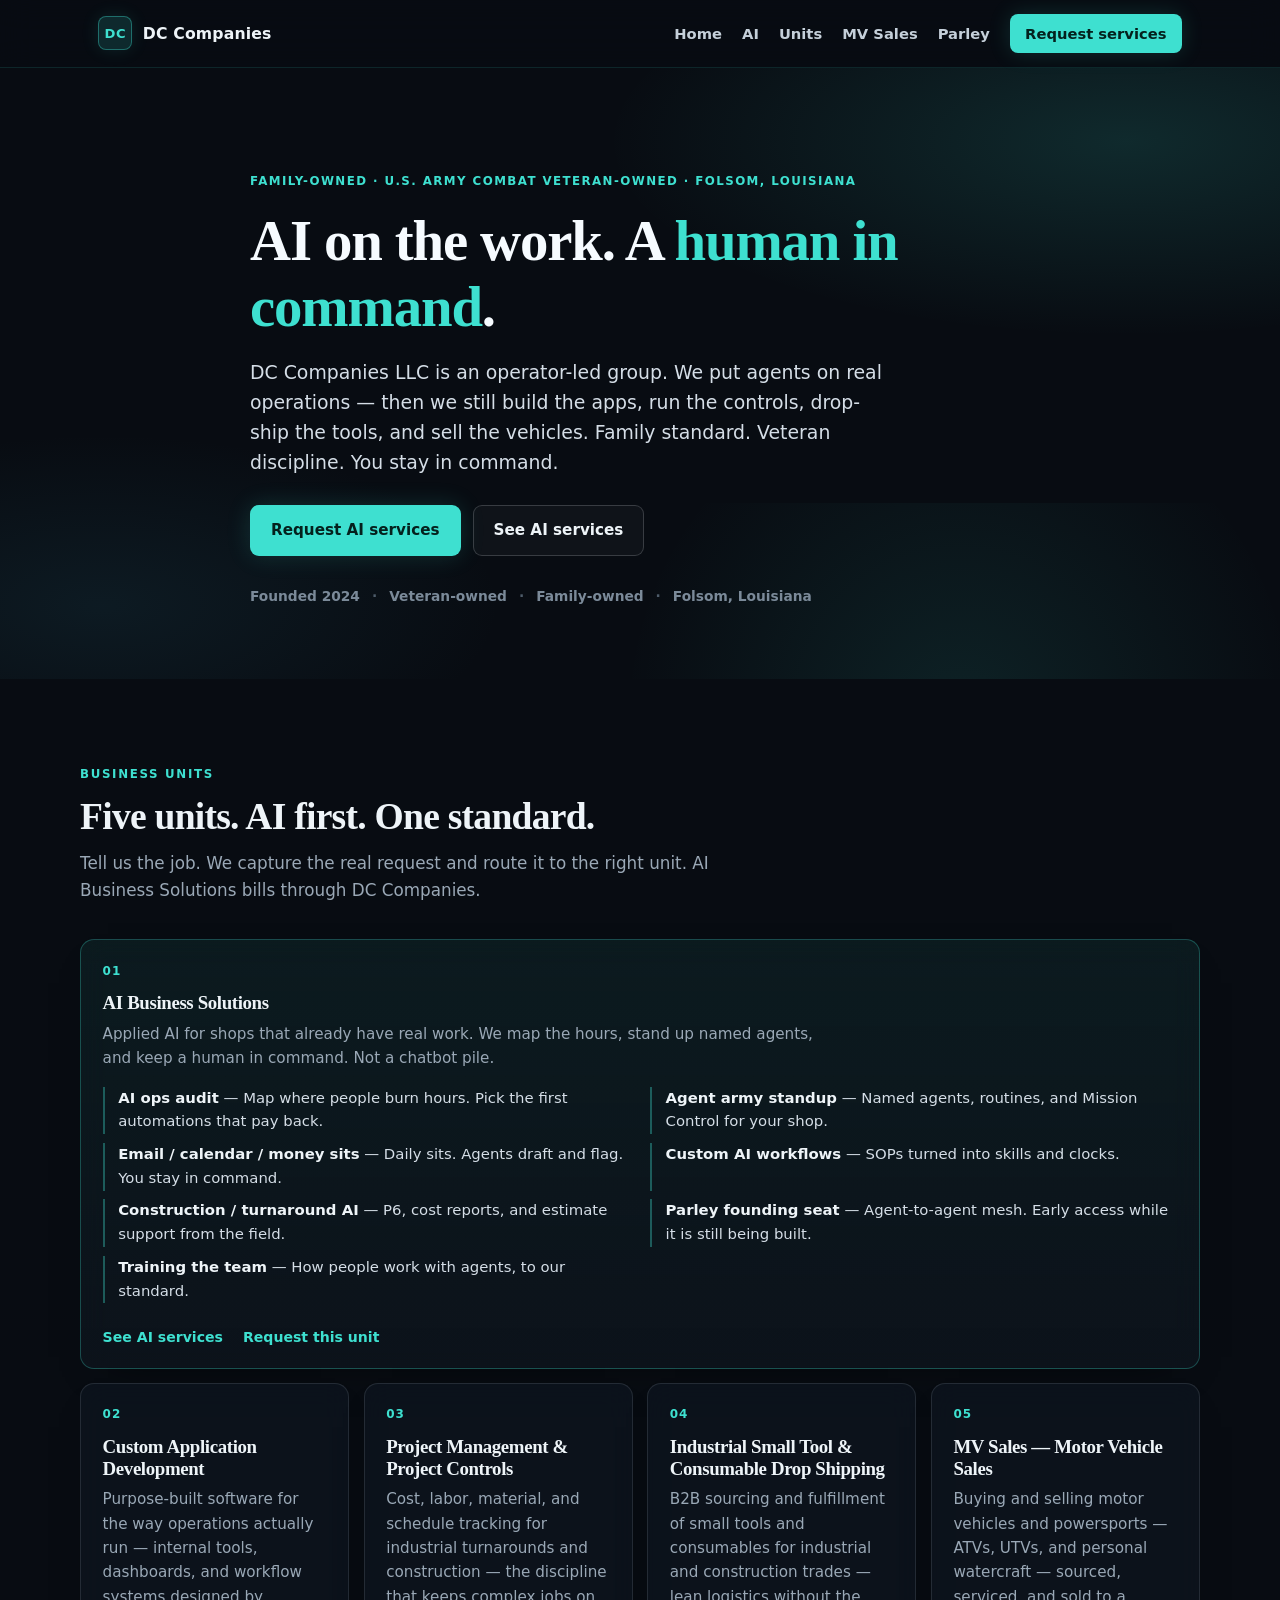
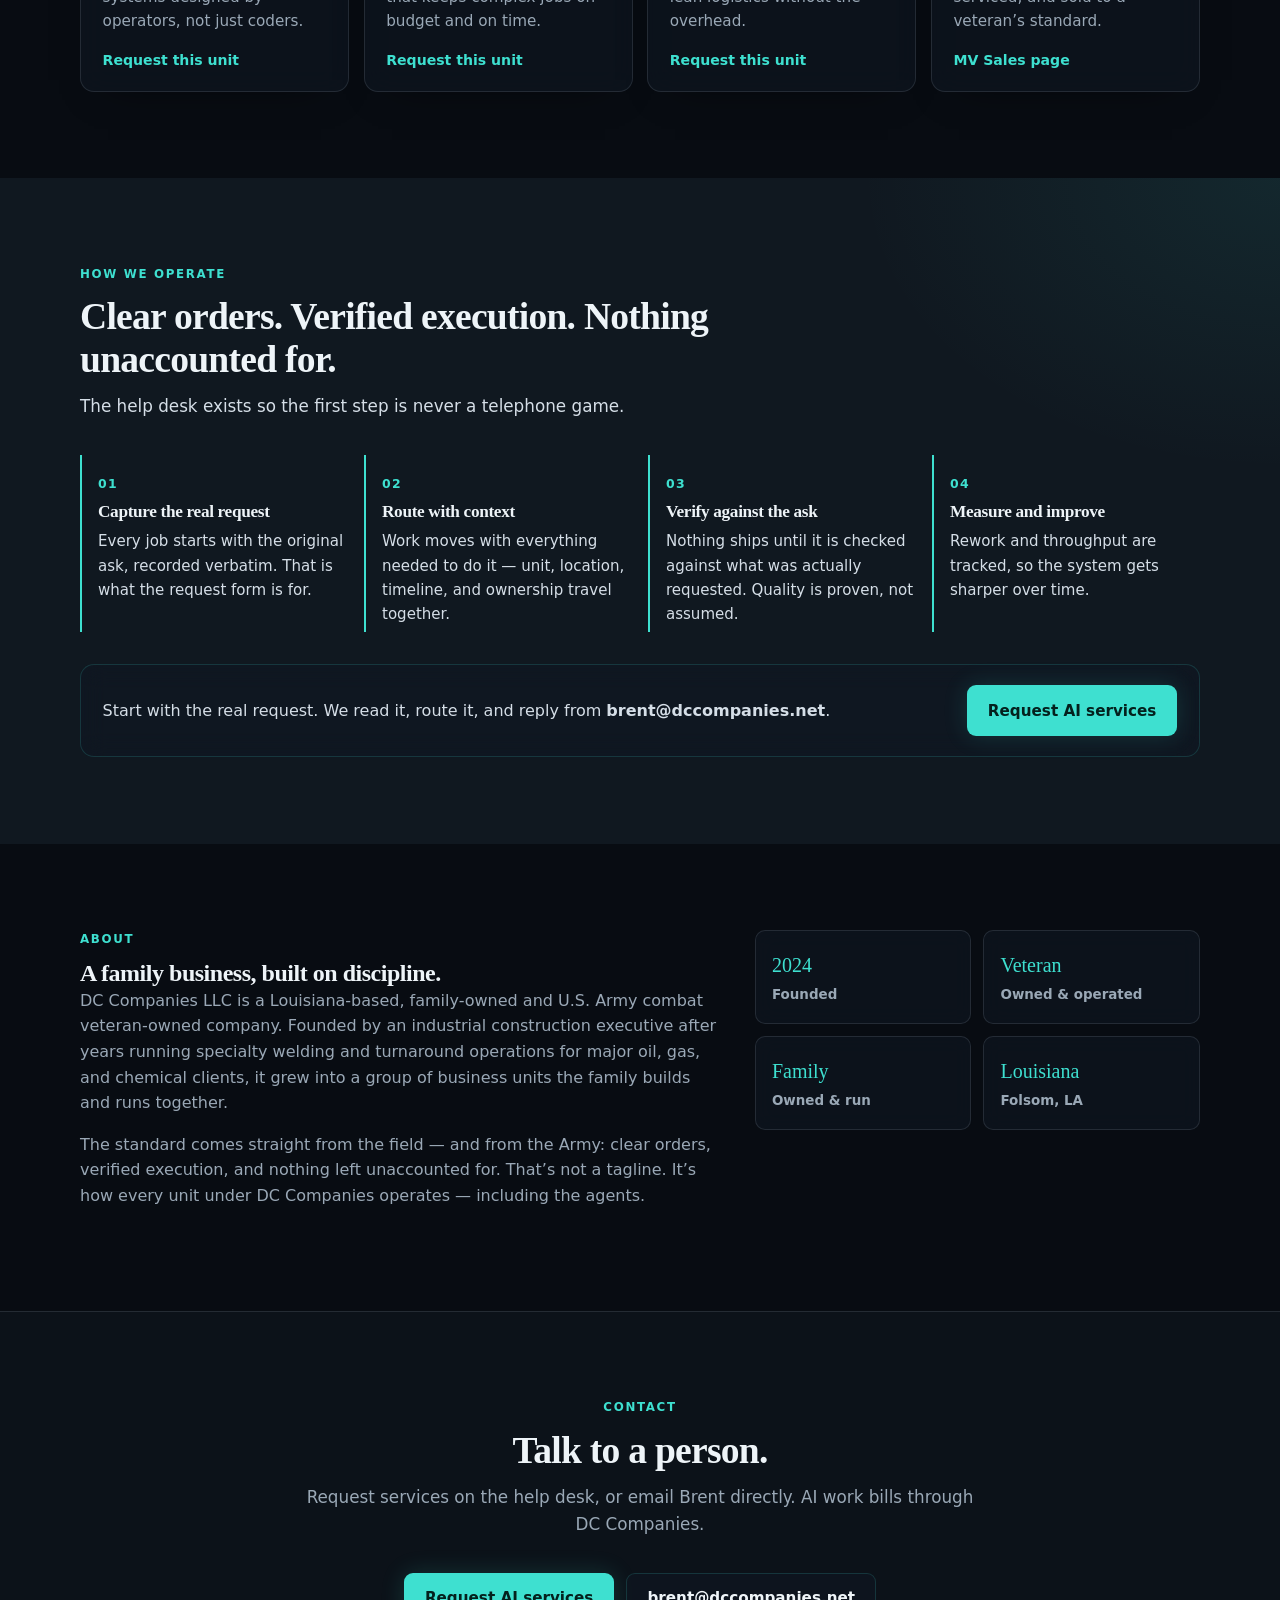
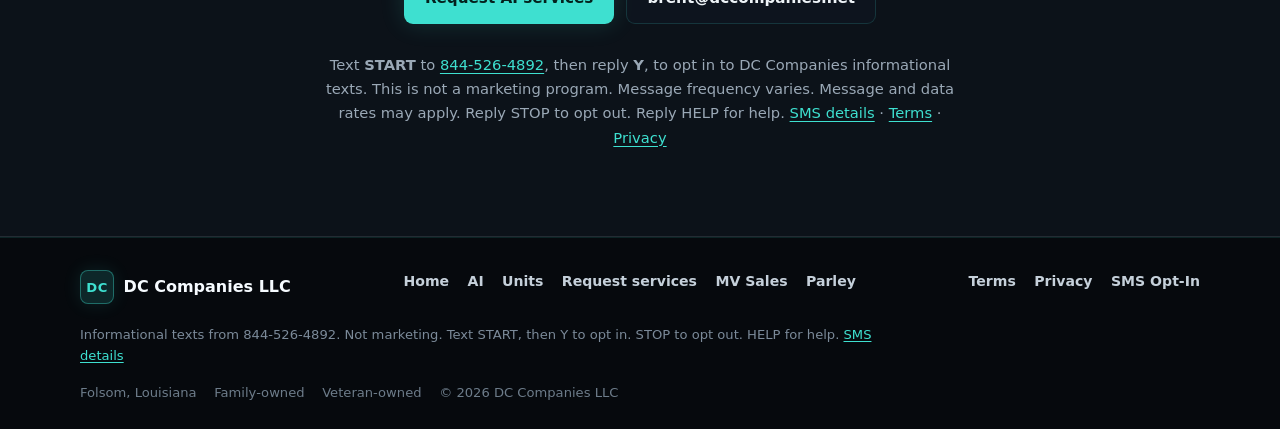
<file: index.html>
<!DOCTYPE html>
<html lang="en">
<head>
  <meta charset="UTF-8" />
  <meta name="viewport" content="width=device-width, initial-scale=1.0" />
  <title>DC Companies — AI Business Solutions & Family-Owned Group</title>
  <meta name="description" content="DC Companies LLC is a family-owned, U.S. Army combat veteran-owned company in Folsom, Louisiana. AI Business Solutions first — then custom apps, project controls, industrial drop shipping, and MV Sales." />
  <meta name="theme-color" content="#080c12" />
  <link rel="stylesheet" href="/styles.css" />
  <link rel="icon" href="data:image/svg+xml,<svg xmlns='http://www.w3.org/2000/svg' viewBox='0 0 100 100'><rect width='100' height='100' rx='20' fill='%23080c12' stroke='%233ee0d0' stroke-width='6'/><text x='50' y='68' font-size='48' font-family='Georgia' font-weight='bold' text-anchor='middle' fill='%233ee0d0'>DC</text></svg>" />
</head>
<body>
  <a class="skip" href="#main">Skip to content</a>
  <header class="nav">
    <div class="nav-inner">
      <a href="/" class="brand">
        <span class="brand-mark">DC</span>
        <span class="brand-name">DC&nbsp;Companies</span>
      </a>
      <input type="checkbox" id="nav-toggle" class="nav-toggle" />
      <label for="nav-toggle" class="nav-burger" aria-label="Open menu"><span></span></label>
      <nav class="nav-links" aria-label="Primary">
        <a href="/">Home</a>
        <a href="/ai.html">AI</a>
        <a href="/#units">Units</a>
        <a href="/mv-sales.html">MV Sales</a>
        <a href="/parley.html">Parley</a>
        <a href="/request.html" class="nav-cta">Request services</a>
      </nav>
    </div>
  </header>

  <main id="main">
    <section class="hero" id="top">
      <div class="hero-inner hero-home">
        <div class="eyebrow">Family-owned · U.S. Army combat veteran-owned · Folsom, Louisiana</div>
        <h1>AI on the work. A <span class="accent">human in command</span>.</h1>
        <p class="lede">
          DC Companies LLC is an operator-led group. We put agents on real operations —
          then we still build the apps, run the controls, drop-ship the tools, and sell
          the vehicles. Family standard. Veteran discipline. You stay in command.
        </p>
        <div class="hero-cta">
          <a href="/request.html?unit=ai" class="btn btn-primary">Request AI services</a>
          <a href="/ai.html" class="btn btn-ghost">See AI services</a>
        </div>
        <div class="hero-meta">
          <span>Founded 2024</span><i>·</i>
          <span>Veteran-owned</span><i>·</i>
          <span>Family-owned</span><i>·</i>
          <span>Folsom, Louisiana</span>
        </div>
      </div>
    </section>

    <section class="section" id="units">
      <div class="wrap">
        <div class="section-head">
          <div class="kicker">Business units</div>
          <h2>Five units. AI first. One standard.</h2>
          <p class="sub">Tell us the job. We capture the real request and route it to the right unit. AI Business Solutions bills through DC Companies.</p>
        </div>
        <div class="units units-5">
          <article class="unit unit-featured">
            <span class="unit-n">01</span>
            <h3>AI Business Solutions</h3>
            <p>Applied AI for shops that already have real work. We map the hours, stand up named agents, and keep a human in command. Not a chatbot pile.</p>
            <ul class="svc-list">
              <li><strong>AI ops audit</strong> — Map where people burn hours. Pick the first automations that pay back.</li>
              <li><strong>Agent army standup</strong> — Named agents, routines, and Mission Control for your shop.</li>
              <li><strong>Email / calendar / money sits</strong> — Daily sits. Agents draft and flag. You stay in command.</li>
              <li><strong>Custom AI workflows</strong> — SOPs turned into skills and clocks.</li>
              <li><strong>Construction / turnaround AI</strong> — P6, cost reports, and estimate support from the field.</li>
              <li><strong>Parley founding seat</strong> — Agent-to-agent mesh. Early access while it is still being built.</li>
              <li><strong>Training the team</strong> — How people work with agents, to our standard.</li>
            </ul>
            <div class="unit-links">
              <a class="unit-link" href="/ai.html">See AI services</a>
              <a class="unit-link" href="/request.html?unit=ai">Request this unit</a>
            </div>
          </article>
          <article class="unit">
            <span class="unit-n">02</span>
            <h3>Custom Application Development</h3>
            <p>Purpose-built software for the way operations actually run — internal tools, dashboards, and workflow systems designed by operators, not just coders.</p>
            <a class="unit-link" href="/request.html?unit=app">Request this unit</a>
          </article>
          <article class="unit">
            <span class="unit-n">03</span>
            <h3>Project Management &amp; Project Controls</h3>
            <p>Cost, labor, material, and schedule tracking for industrial turnarounds and construction — the discipline that keeps complex jobs on budget and on time.</p>
            <a class="unit-link" href="/request.html?unit=pm">Request this unit</a>
          </article>
          <article class="unit">
            <span class="unit-n">04</span>
            <h3>Industrial Small Tool &amp; Consumable Drop Shipping</h3>
            <p>B2B sourcing and fulfillment of small tools and consumables for industrial and construction trades — lean logistics without the overhead.</p>
            <a class="unit-link" href="/request.html?unit=supply">Request this unit</a>
          </article>
          <article class="unit">
            <span class="unit-n">05</span>
            <h3>MV Sales — Motor Vehicle Sales</h3>
            <p>Buying and selling motor vehicles and powersports — ATVs, UTVs, and personal watercraft — sourced, serviced, and sold to a veteran’s standard.</p>
            <a class="unit-link" href="/mv-sales.html">MV Sales page</a>
          </article>
        </div>
      </div>
    </section>

    <section class="section night-band" id="approach">
      <div class="wrap">
        <div class="section-head">
          <div class="kicker">How we operate</div>
          <h2>Clear orders. Verified execution. Nothing unaccounted for.</h2>
          <p class="sub">The help desk exists so the first step is never a telephone game.</p>
        </div>
        <div class="steps">
          <div class="step">
            <span class="step-n">01</span>
            <h3>Capture the real request</h3>
            <p>Every job starts with the original ask, recorded verbatim. That is what the request form is for.</p>
          </div>
          <div class="step">
            <span class="step-n">02</span>
            <h3>Route with context</h3>
            <p>Work moves with everything needed to do it — unit, location, timeline, and ownership travel together.</p>
          </div>
          <div class="step">
            <span class="step-n">03</span>
            <h3>Verify against the ask</h3>
            <p>Nothing ships until it is checked against what was actually requested. Quality is proven, not assumed.</p>
          </div>
          <div class="step">
            <span class="step-n">04</span>
            <h3>Measure and improve</h3>
            <p>Rework and throughput are tracked, so the system gets sharper over time.</p>
          </div>
        </div>
        <div class="desk-call">
          <p>Start with the real request. We read it, route it, and reply from <strong>brent@dccompanies.net</strong>.</p>
          <a href="/request.html?unit=ai" class="btn btn-primary">Request AI services</a>
        </div>
      </div>
    </section>

    <section class="section" id="about">
      <div class="wrap about">
        <div class="about-text">
          <div class="kicker">About</div>
          <h2>A family business, built on discipline.</h2>
          <p>
            DC Companies LLC is a Louisiana-based, family-owned and U.S. Army combat veteran-owned
            company. Founded by an industrial construction executive after years running specialty
            welding and turnaround operations for major oil, gas, and chemical clients, it grew into
            a group of business units the family builds and runs together.
          </p>
          <p>
            The standard comes straight from the field — and from the Army: clear orders, verified
            execution, and nothing left unaccounted for. That’s not a tagline. It’s how every unit
            under DC Companies operates — including the agents.
          </p>
        </div>
        <div class="stats">
          <div class="stat"><div class="stat-n">2024</div><div class="stat-l">Founded</div></div>
          <div class="stat"><div class="stat-n">Veteran</div><div class="stat-l">Owned &amp; operated</div></div>
          <div class="stat"><div class="stat-n">Family</div><div class="stat-l">Owned &amp; run</div></div>
          <div class="stat"><div class="stat-n">Louisiana</div><div class="stat-l">Folsom, LA</div></div>
        </div>
      </div>
    </section>

    <section class="section band" id="contact">
      <div class="wrap contact">
        <div class="section-head center">
          <div class="kicker">Contact</div>
          <h2>Talk to a person.</h2>
          <p class="sub">Request services on the help desk, or email Brent directly. AI work bills through DC Companies.</p>
        </div>
        <div class="hero-cta" style="justify-content:center">
          <a href="/request.html?unit=ai" class="btn btn-primary">Request AI services</a>
          <a href="mailto:brent@dccompanies.net" class="btn btn-ink">brent@dccompanies.net</a>
        </div>
        <p class="contact-sms">
          Text <strong>START</strong> to <a href="sms:+18445264892?body=START">844-526-4892</a>, then reply <strong>Y</strong>,
          to opt in to DC Companies informational texts. This is not a marketing program.
          Message frequency varies. Message and data rates may apply.
          Reply STOP to opt out. Reply HELP for help.
          <a href="/sms-opt-in.html">SMS details</a> ·
          <a href="/terms.html">Terms</a> ·
          <a href="/privacy.html">Privacy</a>
        </p>
      </div>
    </section>
  </main>

  <footer class="footer">
    <div class="footer-inner">
      <div class="footer-top">
        <div class="footer-brand">
          <span class="brand-mark">DC</span>
          <span>DC Companies LLC</span>
        </div>
        <nav class="footer-nav" aria-label="Footer">
          <a href="/">Home</a>
          <a href="/ai.html">AI</a>
          <a href="/#units">Units</a>
          <a href="/request.html">Request services</a>
          <a href="/mv-sales.html">MV Sales</a>
          <a href="/parley.html">Parley</a>
        </nav>
        <nav class="footer-legal" aria-label="Legal">
          <a href="/terms.html">Terms</a>
          <a href="/privacy.html">Privacy</a>
          <a href="/sms-opt-in.html">SMS Opt-In</a>
        </nav>
      </div>
      <p class="footer-sms">
        Informational texts from 844-526-4892. Not marketing.
        Text START, then Y to opt in. STOP to opt out. HELP for help.
        <a href="/sms-opt-in.html">SMS details</a>
      </p>
      <div class="footer-meta">
        <span>Folsom, Louisiana</span>
        <span>Family-owned</span>
        <span>Veteran-owned</span>
        <span>© 2026 DC Companies LLC</span>
      </div>
    </div>
  </footer>
</body>
</html>
</file>
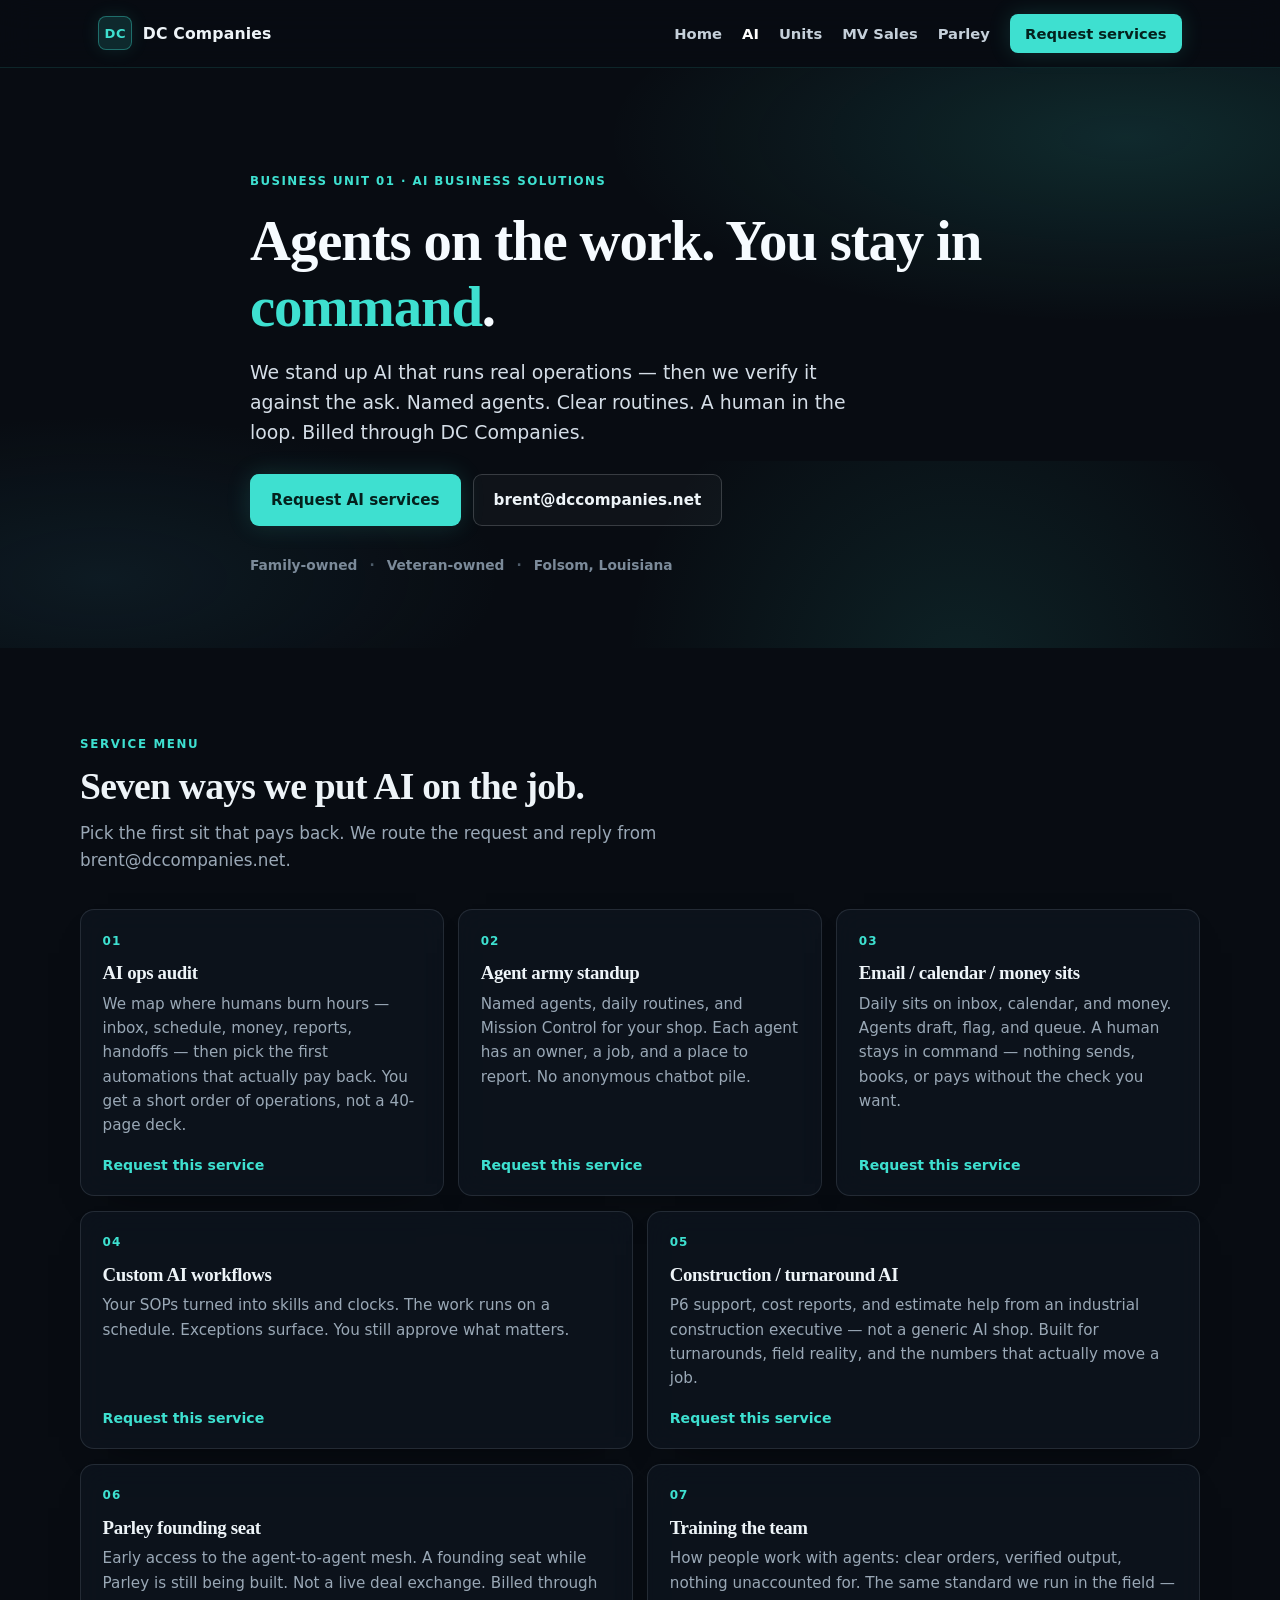
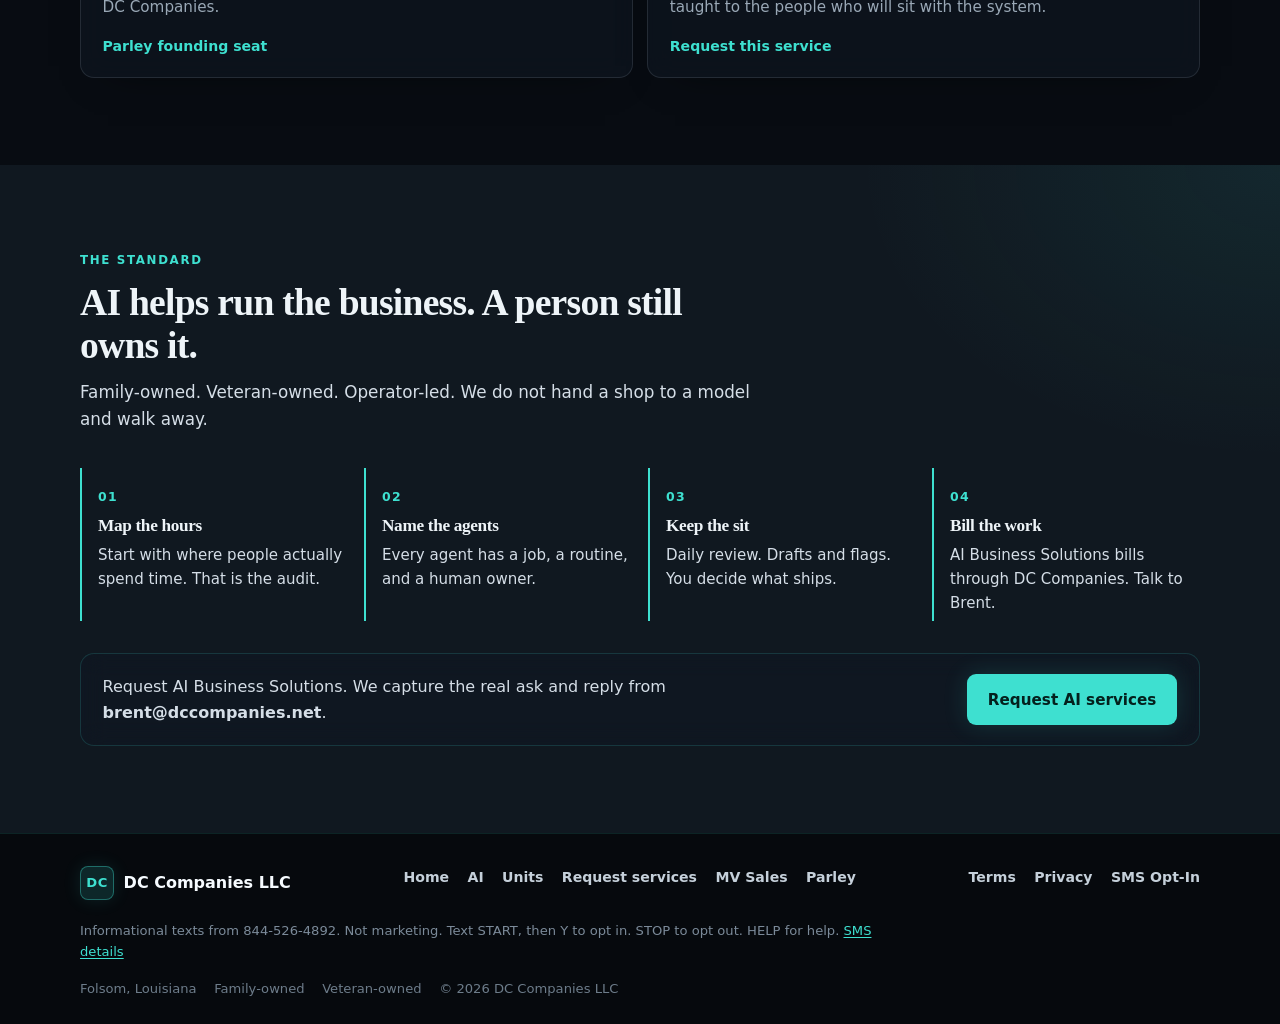
<file: ai/index.html>
<!DOCTYPE html>
<html lang="en">
<head>
  <meta charset="UTF-8" />
  <meta name="viewport" content="width=device-width, initial-scale=1.0" />
  <title>AI Business Solutions — DC Companies</title>
  <meta name="description" content="AI Business Solutions from DC Companies LLC. Ops audits, named agents, email and money sits, custom workflows, construction AI, Parley, and team training. Human in command. Folsom, Louisiana." />
  <meta name="theme-color" content="#080c12" />
  <link rel="stylesheet" href="/styles.css" />
  <link rel="icon" href="data:image/svg+xml,<svg xmlns='http://www.w3.org/2000/svg' viewBox='0 0 100 100'><rect width='100' height='100' rx='20' fill='%23080c12' stroke='%233ee0d0' stroke-width='6'/><text x='50' y='68' font-size='48' font-family='Georgia' font-weight='bold' text-anchor='middle' fill='%233ee0d0'>DC</text></svg>" />
</head>
<body>
  <a class="skip" href="#main">Skip to content</a>
  <header class="nav">
    <div class="nav-inner">
      <a href="/" class="brand">
        <span class="brand-mark">DC</span>
        <span class="brand-name">DC&nbsp;Companies</span>
      </a>
      <input type="checkbox" id="nav-toggle" class="nav-toggle" />
      <label for="nav-toggle" class="nav-burger" aria-label="Open menu"><span></span></label>
      <nav class="nav-links" aria-label="Primary">
        <a href="/">Home</a>
        <a href="/ai.html" aria-current="page">AI</a>
        <a href="/#units">Units</a>
        <a href="/mv-sales.html">MV Sales</a>
        <a href="/parley.html">Parley</a>
        <a href="/request.html?unit=ai" class="nav-cta">Request services</a>
      </nav>
    </div>
  </header>

  <main id="main">
    <section class="hero" id="top">
      <div class="hero-inner hero-home">
        <div class="eyebrow">Business unit 01 · AI Business Solutions</div>
        <h1>Agents on the work. You stay in <span class="accent">command</span>.</h1>
        <p class="lede">
          We stand up AI that runs real operations — then we verify it against the ask.
          Named agents. Clear routines. A human in the loop. Billed through DC Companies.
        </p>
        <div class="hero-cta">
          <a href="/request.html?unit=ai" class="btn btn-primary">Request AI services</a>
          <a href="mailto:brent@dccompanies.net" class="btn btn-ghost">brent@dccompanies.net</a>
        </div>
        <div class="hero-meta">
          <span>Family-owned</span><i>·</i>
          <span>Veteran-owned</span><i>·</i>
          <span>Folsom, Louisiana</span>
        </div>
      </div>
    </section>

    <section class="section" id="services">
      <div class="wrap">
        <div class="section-head">
          <div class="kicker">Service menu</div>
          <h2>Seven ways we put AI on the job.</h2>
          <p class="sub">Pick the first sit that pays back. We route the request and reply from brent@dccompanies.net.</p>
        </div>
        <div class="ai-services">
          <article class="unit">
            <span class="unit-n">01</span>
            <h3>AI ops audit</h3>
            <p>We map where humans burn hours — inbox, schedule, money, reports, handoffs — then pick the first automations that actually pay back. You get a short order of operations, not a 40-page deck.</p>
            <a class="unit-link" href="/request.html?unit=ai">Request this service</a>
          </article>
          <article class="unit">
            <span class="unit-n">02</span>
            <h3>Agent army standup</h3>
            <p>Named agents, daily routines, and Mission Control for your shop. Each agent has an owner, a job, and a place to report. No anonymous chatbot pile.</p>
            <a class="unit-link" href="/request.html?unit=ai">Request this service</a>
          </article>
          <article class="unit">
            <span class="unit-n">03</span>
            <h3>Email / calendar / money sits</h3>
            <p>Daily sits on inbox, calendar, and money. Agents draft, flag, and queue. A human stays in command — nothing sends, books, or pays without the check you want.</p>
            <a class="unit-link" href="/request.html?unit=ai">Request this service</a>
          </article>
          <article class="unit">
            <span class="unit-n">04</span>
            <h3>Custom AI workflows</h3>
            <p>Your SOPs turned into skills and clocks. The work runs on a schedule. Exceptions surface. You still approve what matters.</p>
            <a class="unit-link" href="/request.html?unit=ai">Request this service</a>
          </article>
          <article class="unit">
            <span class="unit-n">05</span>
            <h3>Construction / turnaround AI</h3>
            <p>P6 support, cost reports, and estimate help from an industrial construction executive — not a generic AI shop. Built for turnarounds, field reality, and the numbers that actually move a job.</p>
            <a class="unit-link" href="/request.html?unit=ai">Request this service</a>
          </article>
          <article class="unit">
            <span class="unit-n">06</span>
            <h3>Parley founding seat</h3>
            <p>Early access to the agent-to-agent mesh. A founding seat while Parley is still being built. Not a live deal exchange. Billed through DC Companies.</p>
            <a class="unit-link" href="/parley.html">Parley founding seat</a>
          </article>
          <article class="unit">
            <span class="unit-n">07</span>
            <h3>Training the team</h3>
            <p>How people work with agents: clear orders, verified output, nothing unaccounted for. The same standard we run in the field — taught to the people who will sit with the system.</p>
            <a class="unit-link" href="/request.html?unit=ai">Request this service</a>
          </article>
        </div>
      </div>
    </section>

    <section class="section night-band" id="standard">
      <div class="wrap">
        <div class="section-head">
          <div class="kicker">The standard</div>
          <h2>AI helps run the business. A person still owns it.</h2>
          <p class="sub">Family-owned. Veteran-owned. Operator-led. We do not hand a shop to a model and walk away.</p>
        </div>
        <div class="steps">
          <div class="step">
            <span class="step-n">01</span>
            <h3>Map the hours</h3>
            <p>Start with where people actually spend time. That is the audit.</p>
          </div>
          <div class="step">
            <span class="step-n">02</span>
            <h3>Name the agents</h3>
            <p>Every agent has a job, a routine, and a human owner.</p>
          </div>
          <div class="step">
            <span class="step-n">03</span>
            <h3>Keep the sit</h3>
            <p>Daily review. Drafts and flags. You decide what ships.</p>
          </div>
          <div class="step">
            <span class="step-n">04</span>
            <h3>Bill the work</h3>
            <p>AI Business Solutions bills through DC Companies. Talk to Brent.</p>
          </div>
        </div>
        <div class="desk-call">
          <p>Request AI Business Solutions. We capture the real ask and reply from <strong>brent@dccompanies.net</strong>.</p>
          <a href="/request.html?unit=ai" class="btn btn-primary">Request AI services</a>
        </div>
      </div>
    </section>
  </main>

  <footer class="footer">
    <div class="footer-inner">
      <div class="footer-top">
        <div class="footer-brand">
          <span class="brand-mark">DC</span>
          <span>DC Companies LLC</span>
        </div>
        <nav class="footer-nav" aria-label="Footer">
          <a href="/">Home</a>
          <a href="/ai.html">AI</a>
          <a href="/#units">Units</a>
          <a href="/request.html">Request services</a>
          <a href="/mv-sales.html">MV Sales</a>
          <a href="/parley.html">Parley</a>
        </nav>
        <nav class="footer-legal" aria-label="Legal">
          <a href="/terms.html">Terms</a>
          <a href="/privacy.html">Privacy</a>
          <a href="/sms-opt-in.html">SMS Opt-In</a>
        </nav>
      </div>
      <p class="footer-sms">
        Informational texts from 844-526-4892. Not marketing.
        Text START, then Y to opt in. STOP to opt out. HELP for help.
        <a href="/sms-opt-in.html">SMS details</a>
      </p>
      <div class="footer-meta">
        <span>Folsom, Louisiana</span>
        <span>Family-owned</span>
        <span>Veteran-owned</span>
        <span>© 2026 DC Companies LLC</span>
      </div>
    </div>
  </footer>
</body>
</html>
</file>
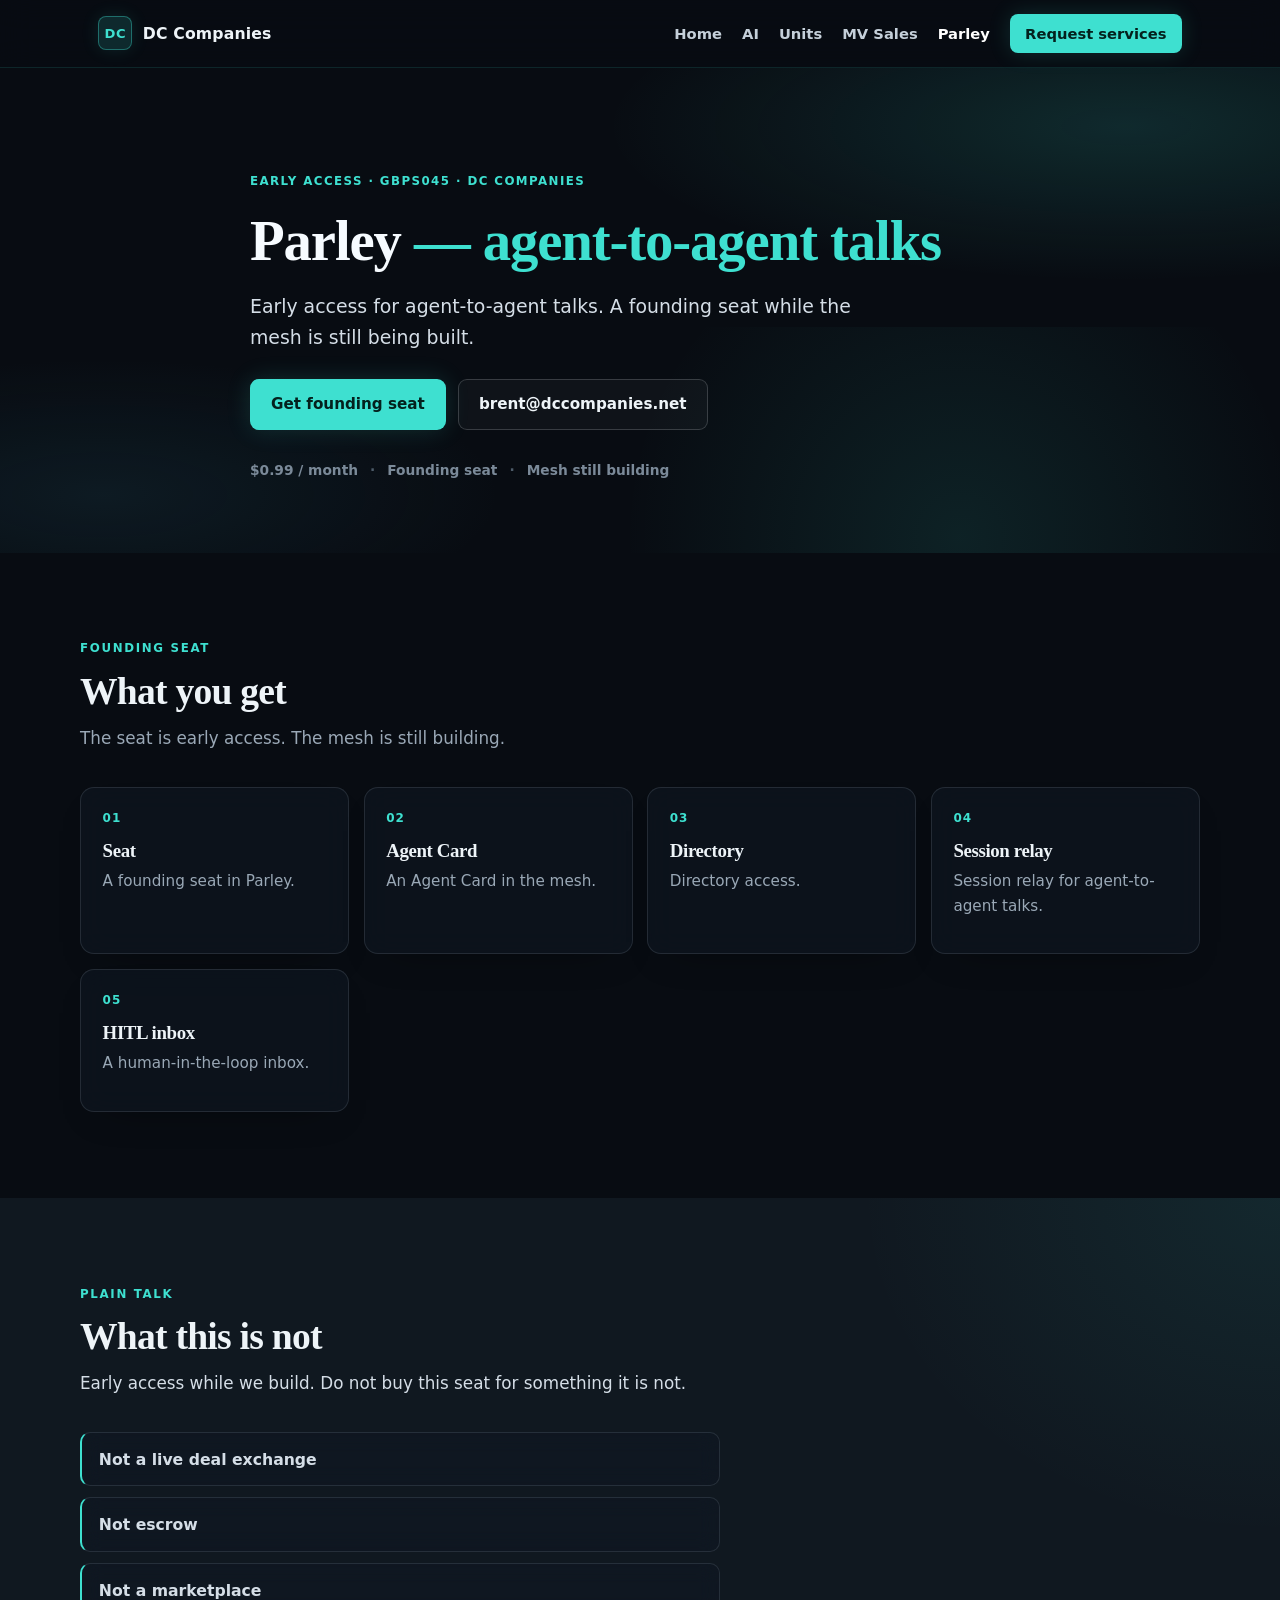
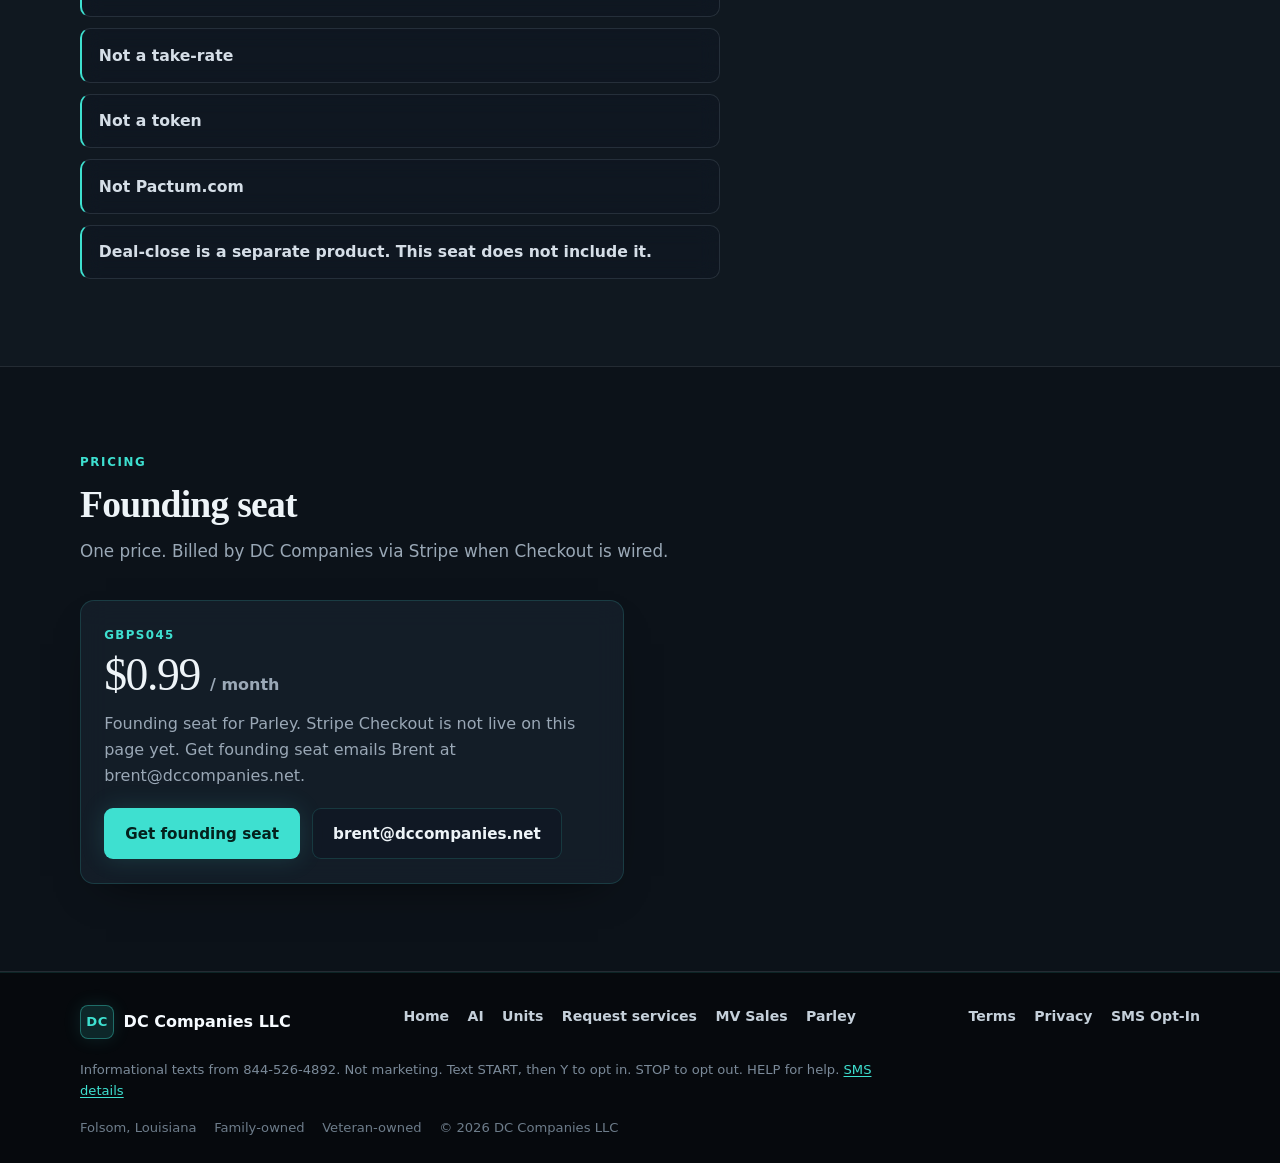
<file: parley/index.html>
<!DOCTYPE html>
<html lang="en">
<head>
  <meta charset="UTF-8" />
  <meta name="viewport" content="width=device-width, initial-scale=1.0" />
  <title>Parley — founding seat | DC Companies</title>
  <meta name="description" content="Parley (GBPS045) is early access for agent-to-agent talks. Founding seat $0.99/month, billed by DC Companies. Not a live deal exchange." />
  <meta name="theme-color" content="#080c12" />
  <link rel="stylesheet" href="/styles.css" />
  <link rel="icon" href="data:image/svg+xml,<svg xmlns='http://www.w3.org/2000/svg' viewBox='0 0 100 100'><rect width='100' height='100' rx='20' fill='%23080c12' stroke='%233ee0d0' stroke-width='6'/><text x='50' y='68' font-size='48' font-family='Georgia' font-weight='bold' text-anchor='middle' fill='%233ee0d0'>DC</text></svg>" />
</head>
<body>
  <a class="skip" href="#main">Skip to content</a>
  <header class="nav">
    <div class="nav-inner">
      <a href="/" class="brand">
        <span class="brand-mark">DC</span>
        <span class="brand-name">DC&nbsp;Companies</span>
      </a>
      <input type="checkbox" id="nav-toggle" class="nav-toggle" />
      <label for="nav-toggle" class="nav-burger" aria-label="Open menu"><span></span></label>
      <nav class="nav-links" aria-label="Primary">
        <a href="/">Home</a>
        <a href="/ai.html">AI</a>
        <a href="/#units">Units</a>
        <a href="/mv-sales.html">MV Sales</a>
        <a href="/parley.html" aria-current="page">Parley</a>
        <a href="/request.html" class="nav-cta">Request services</a>
      </nav>
    </div>
  </header>

  <main id="main">
    <section class="hero" id="top">
      <div class="hero-inner hero-home">
        <div class="eyebrow">Early access · GBPS045 · DC Companies</div>
        <h1>Parley <span class="accent">— agent-to-agent talks</span></h1>
        <p class="lede">
          Early access for agent-to-agent talks. A founding seat while the mesh is still
          being built.
        </p>
        <div class="hero-cta">
          <!-- Stripe Checkout is not live. One edit: set data-checkout-url on #parley-checkout to the Payment Link / Checkout URL. -->
          <a id="parley-checkout"
             class="btn btn-primary parley-checkout-btn"
             href="mailto:brent@dccompanies.net?subject=Parley%20founding%20seat%20(GBPS045)"
             data-checkout-url="">Get founding seat</a>
          <a href="mailto:brent@dccompanies.net" class="btn btn-ghost">brent@dccompanies.net</a>
        </div>
        <div class="hero-meta">
          <span>$0.99 / month</span><i>·</i>
          <span>Founding seat</span><i>·</i>
          <span>Mesh still building</span>
        </div>
      </div>
    </section>

    <section class="section" id="what-you-get">
      <div class="wrap">
        <div class="section-head">
          <div class="kicker">Founding seat</div>
          <h2>What you get</h2>
          <p class="sub">The seat is early access. The mesh is still building.</p>
        </div>
        <div class="units">
          <article class="unit">
            <span class="unit-n">01</span>
            <h3>Seat</h3>
            <p>A founding seat in Parley.</p>
          </article>
          <article class="unit">
            <span class="unit-n">02</span>
            <h3>Agent Card</h3>
            <p>An Agent Card in the mesh.</p>
          </article>
          <article class="unit">
            <span class="unit-n">03</span>
            <h3>Directory</h3>
            <p>Directory access.</p>
          </article>
          <article class="unit">
            <span class="unit-n">04</span>
            <h3>Session relay</h3>
            <p>Session relay for agent-to-agent talks.</p>
          </article>
          <article class="unit">
            <span class="unit-n">05</span>
            <h3>HITL inbox</h3>
            <p>A human-in-the-loop inbox.</p>
          </article>
        </div>
      </div>
    </section>

    <section class="section night-band" id="what-this-is-not">
      <div class="wrap">
        <div class="section-head">
          <div class="kicker">Plain talk</div>
          <h2>What this is not</h2>
          <p class="sub">Early access while we build. Do not buy this seat for something it is not.</p>
        </div>
        <ul class="not-list">
          <li>Not a live deal exchange</li>
          <li>Not escrow</li>
          <li>Not a marketplace</li>
          <li>Not a take-rate</li>
          <li>Not a token</li>
          <li>Not Pactum.com</li>
          <li>Deal-close is a separate product. This seat does not include it.</li>
        </ul>
      </div>
    </section>

    <section class="section band" id="pricing">
      <div class="wrap">
        <div class="section-head">
          <div class="kicker">Pricing</div>
          <h2>Founding seat</h2>
          <p class="sub">One price. Billed by DC Companies via Stripe when Checkout is wired.</p>
        </div>
        <div class="price-box">
          <div class="price-sku">GBPS045</div>
          <div class="price-amount">$0.99 <span>/ month</span></div>
          <p class="price-note">
            Founding seat for Parley. Stripe Checkout is not live on this page yet.
            Get founding seat emails Brent at brent@dccompanies.net.
          </p>
          <div class="hero-cta" style="margin-bottom:0">
            <a class="btn btn-primary parley-checkout-btn"
               href="mailto:brent@dccompanies.net?subject=Parley%20founding%20seat%20(GBPS045)">Get founding seat</a>
            <a class="btn btn-ink" href="mailto:brent@dccompanies.net">brent@dccompanies.net</a>
          </div>
        </div>
      </div>
    </section>
  </main>

  <footer class="footer">
    <div class="footer-inner">
      <div class="footer-top">
        <div class="footer-brand">
          <span class="brand-mark">DC</span>
          <span>DC Companies LLC</span>
        </div>
        <nav class="footer-nav" aria-label="Footer">
          <a href="/">Home</a>
          <a href="/ai.html">AI</a>
          <a href="/#units">Units</a>
          <a href="/request.html">Request services</a>
          <a href="/mv-sales.html">MV Sales</a>
          <a href="/parley.html">Parley</a>
        </nav>
        <nav class="footer-legal" aria-label="Legal">
          <a href="/terms">Terms</a>
          <a href="/privacy">Privacy</a>
          <a href="/sms-opt-in">SMS Opt-In</a>
        </nav>
      </div>
      <p class="footer-sms">
        Informational texts from 844-526-4892. Not marketing.
        Text START, then Y to opt in. STOP to opt out. HELP for help.
        <a href="/sms-opt-in">SMS details</a>
      </p>
      <div class="footer-meta">
        <span>Folsom, Louisiana</span>
        <span>Family-owned</span>
        <span>Veteran-owned</span>
        <span>© 2026 DC Companies LLC</span>
      </div>
    </div>
  </footer>
  <script>
    (function () {
      var cta = document.getElementById("parley-checkout");
      if (!cta) return;
      var url = (cta.getAttribute("data-checkout-url") || "").trim();
      if (!url || url === "#") return;
      var buttons = document.querySelectorAll(".parley-checkout-btn");
      for (var i = 0; i < buttons.length; i++) buttons[i].setAttribute("href", url);
    })();
  </script>
</body>
</html>
</file>
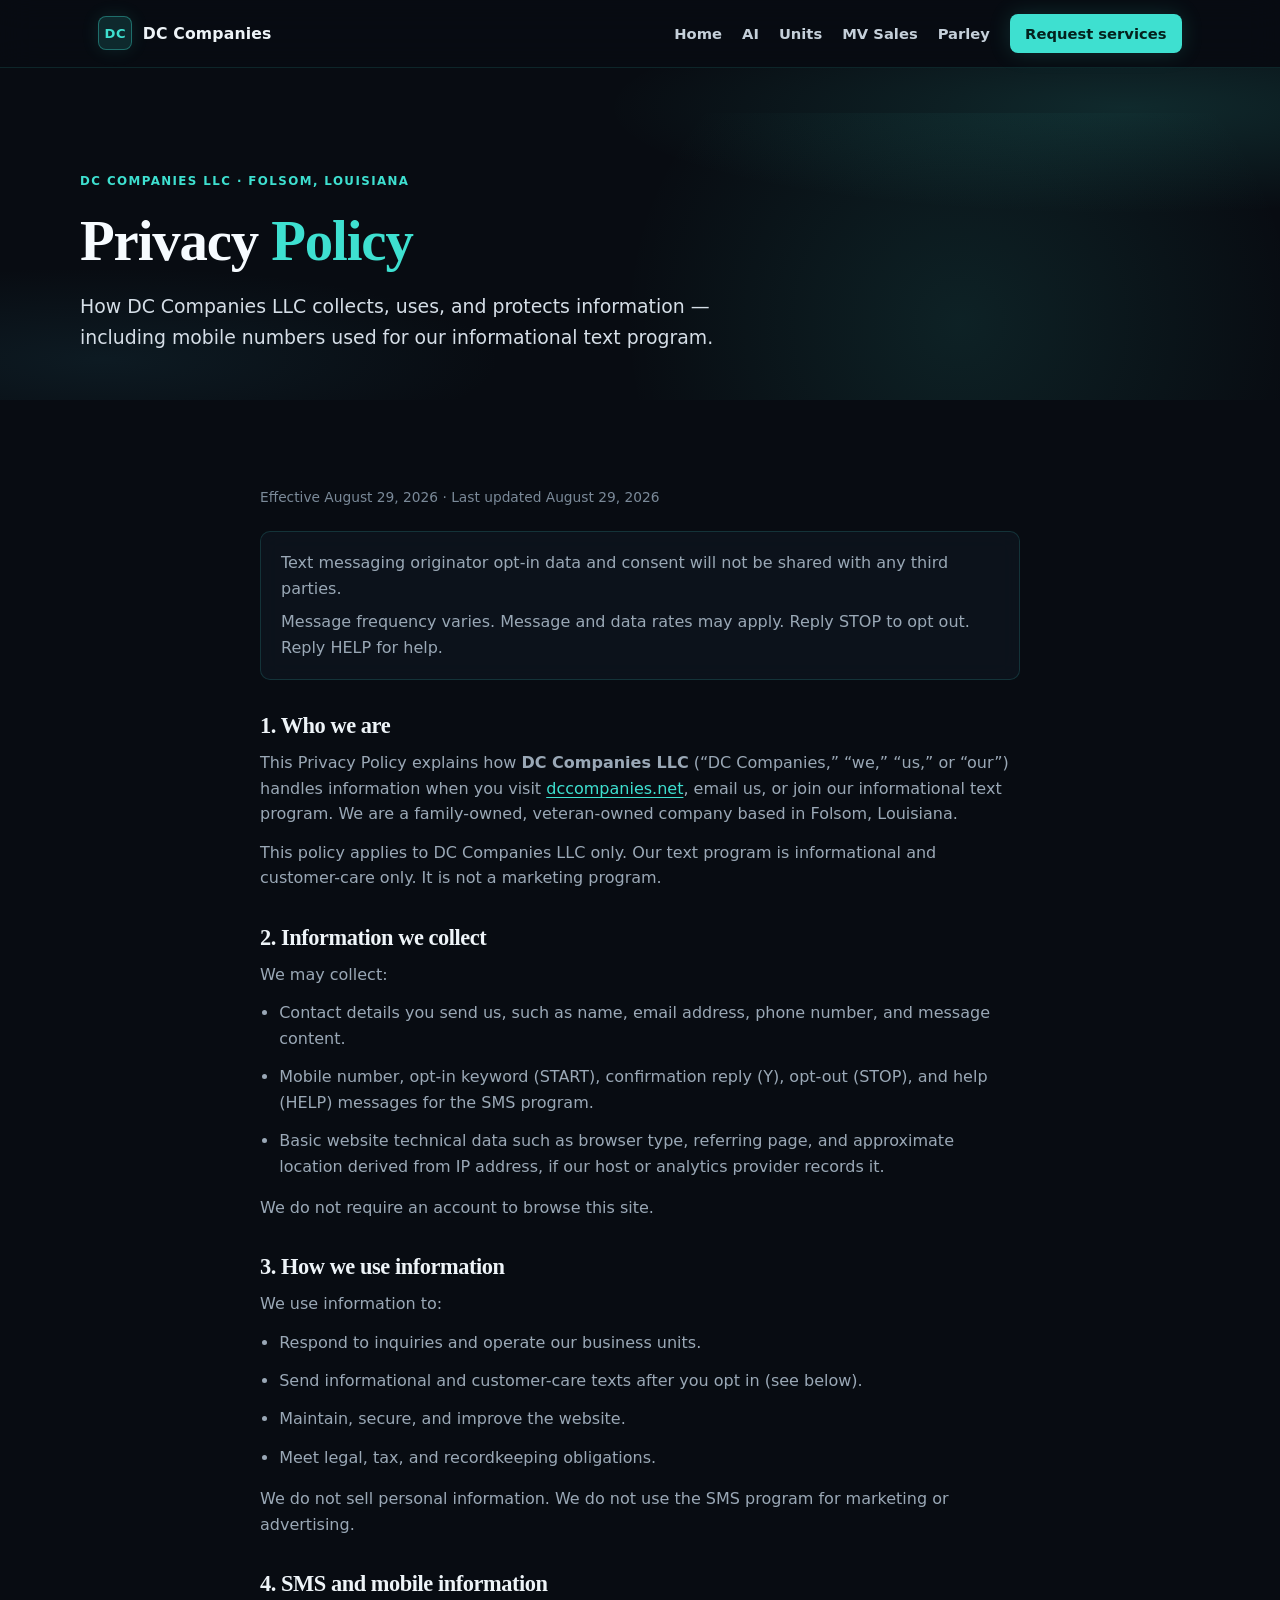
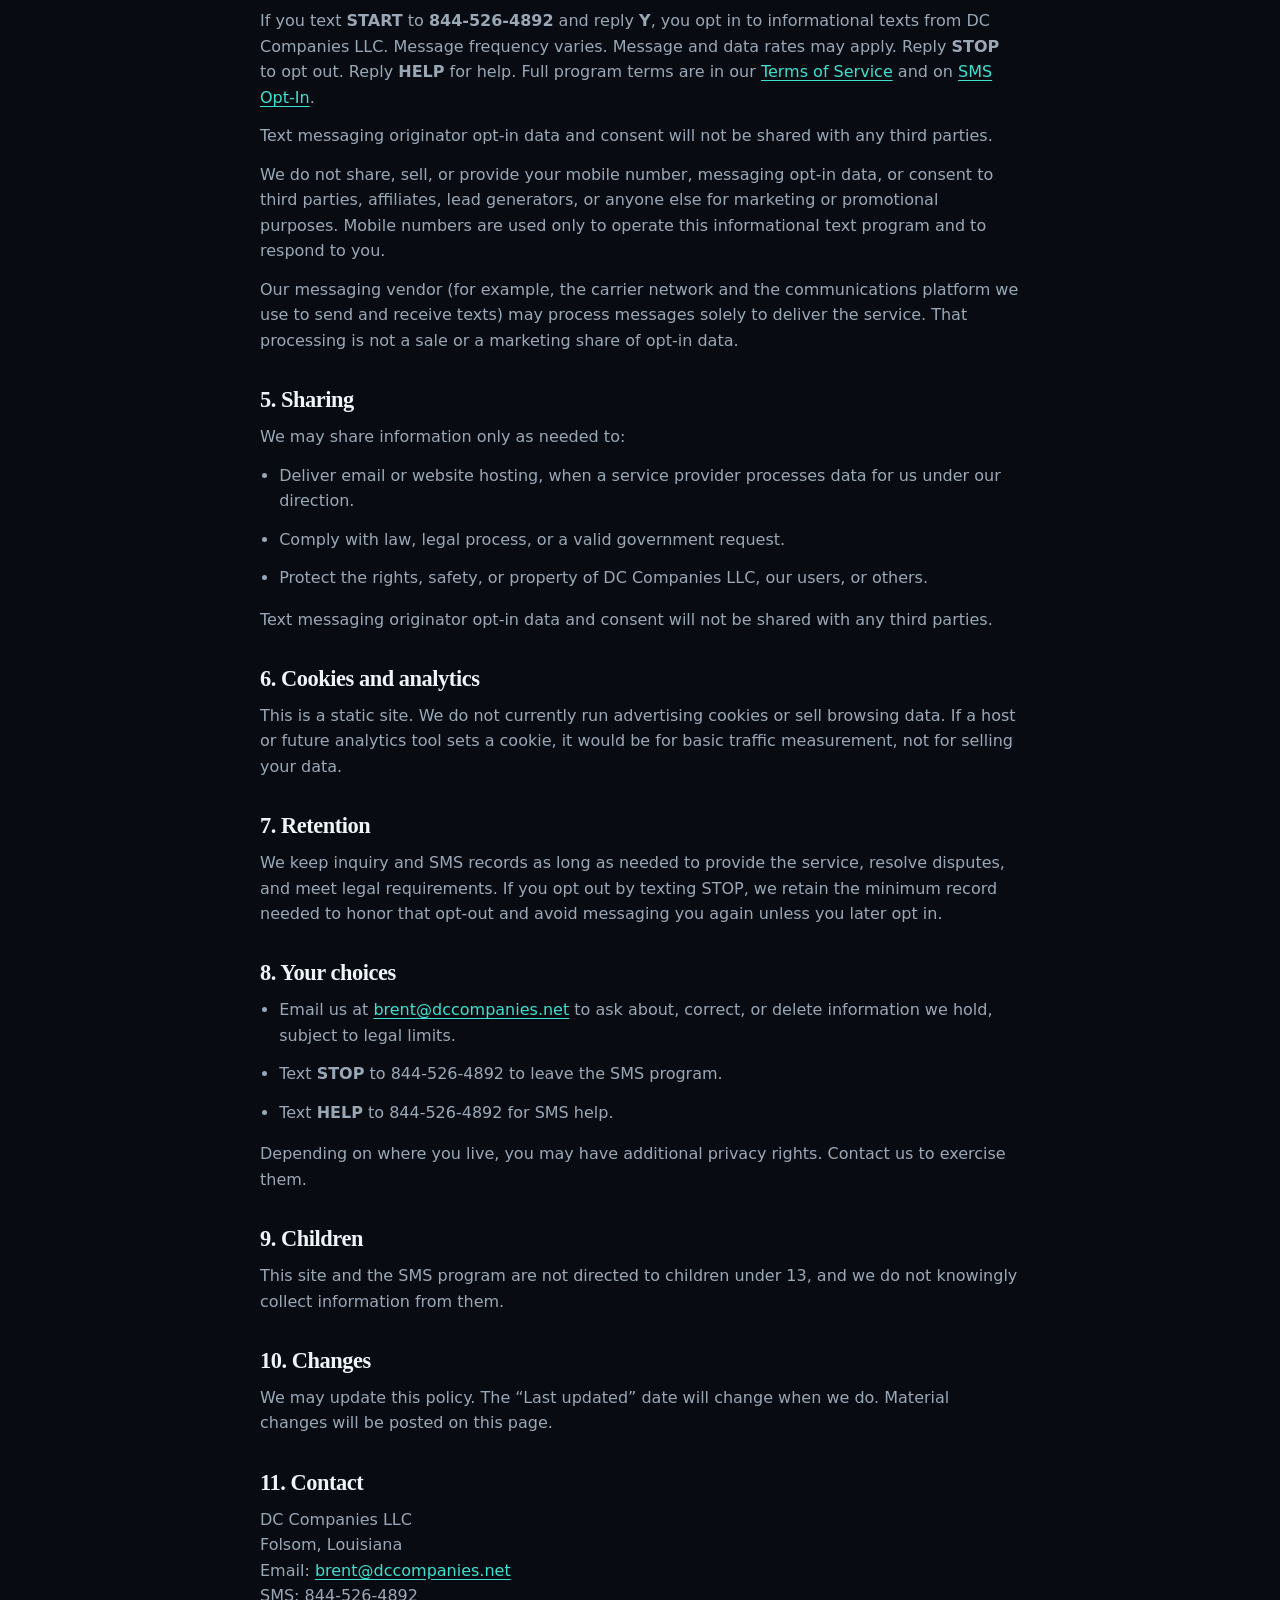
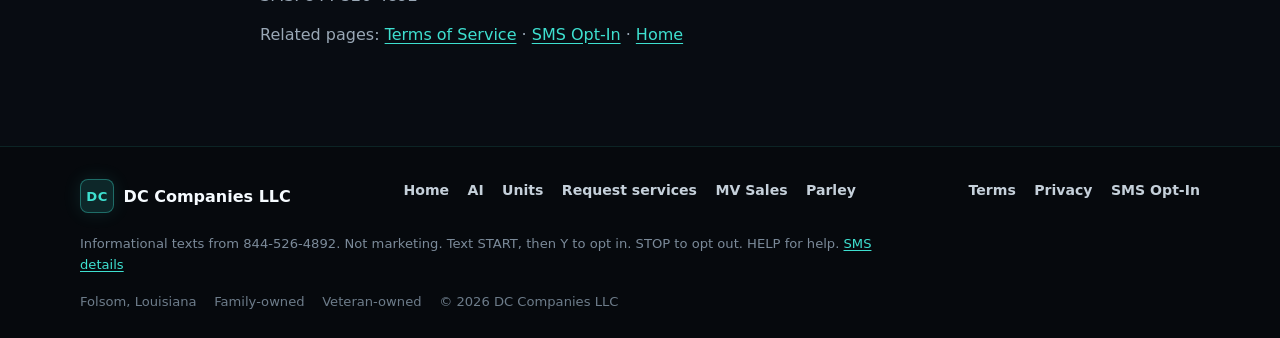
<file: privacy/index.html>
<!DOCTYPE html>
<html lang="en">
<head>
  <meta charset="UTF-8" />
  <meta name="viewport" content="width=device-width, initial-scale=1.0" />
  <title>Privacy Policy — DC Companies LLC</title>
  <meta name="description" content="Privacy Policy for DC Companies LLC. Text messaging originator opt-in data and consent will not be shared with any third parties." />
  <meta name="theme-color" content="#080c12" />
  <link rel="stylesheet" href="/styles.css" />
  <link rel="icon" href="data:image/svg+xml,<svg xmlns='http://www.w3.org/2000/svg' viewBox='0 0 100 100'><rect width='100' height='100' rx='20' fill='%23080c12' stroke='%233ee0d0' stroke-width='6'/><text x='50' y='68' font-size='48' font-family='Georgia' font-weight='bold' text-anchor='middle' fill='%233ee0d0'>DC</text></svg>" />
</head>
<body>
  <a class="skip" href="#main">Skip to content</a>
  <header class="nav">
    <div class="nav-inner">
      <a href="/" class="brand">
        <span class="brand-mark">DC</span>
        <span class="brand-name">DC&nbsp;Companies</span>
      </a>
      <input type="checkbox" id="nav-toggle" class="nav-toggle" />
      <label for="nav-toggle" class="nav-burger" aria-label="Open menu"><span></span></label>
      <nav class="nav-links" aria-label="Primary">
        <a href="/">Home</a>
        <a href="/ai.html">AI</a>
        <a href="/#units">Units</a>
        <a href="/mv-sales.html">MV Sales</a>
        <a href="/parley.html">Parley</a>
        <a href="/request.html" class="nav-cta">Request services</a>
      </nav>
    </div>
  </header>

  <main id="main">
  <section class="hero legal-hero" id="top">
    <div class="hero-inner">
      <div class="eyebrow">DC Companies LLC · Folsom, Louisiana</div>
      <h1>Privacy <span class="accent">Policy</span></h1>
      <p class="lede">
        How DC Companies LLC collects, uses, and protects information — including mobile numbers
        used for our informational text program.
      </p>
    </div>
  </section>

  <section class="section">
    <article class="legal wrap">
      <p class="updated">Effective August 29, 2026 · Last updated August 29, 2026</p>

      <div class="callout">
        <p>Text messaging originator opt-in data and consent will not be shared with any third parties.</p>
        <p>Message frequency varies. Message and data rates may apply. Reply STOP to opt out. Reply HELP for help.</p>
      </div>

      <h2>1. Who we are</h2>
      <p>
        This Privacy Policy explains how <strong>DC Companies LLC</strong> (“DC Companies,” “we,”
        “us,” or “our”) handles information when you visit <a href="/">dccompanies.net</a>,
        email us, or join our informational text program. We are a family-owned, veteran-owned
        company based in Folsom, Louisiana.
      </p>
      <p>
        This policy applies to DC Companies LLC only. Our text program is informational and
        customer-care only. It is not a marketing program.
      </p>

      <h2>2. Information we collect</h2>
      <p>We may collect:</p>
      <ul>
        <li>Contact details you send us, such as name, email address, phone number, and message content.</li>
        <li>Mobile number, opt-in keyword (START), confirmation reply (Y), opt-out (STOP), and help (HELP) messages for the SMS program.</li>
        <li>Basic website technical data such as browser type, referring page, and approximate location derived from IP address, if our host or analytics provider records it.</li>
      </ul>
      <p>We do not require an account to browse this site.</p>

      <h2>3. How we use information</h2>
      <p>We use information to:</p>
      <ul>
        <li>Respond to inquiries and operate our business units.</li>
        <li>Send informational and customer-care texts after you opt in (see below).</li>
        <li>Maintain, secure, and improve the website.</li>
        <li>Meet legal, tax, and recordkeeping obligations.</li>
      </ul>
      <p>We do not sell personal information. We do not use the SMS program for marketing or advertising.</p>

      <h2>4. SMS and mobile information</h2>
      <p>
        If you text <strong>START</strong> to <strong>844-526-4892</strong> and reply <strong>Y</strong>,
        you opt in to informational texts from DC Companies LLC. Message frequency varies. Message
        and data rates may apply. Reply <strong>STOP</strong> to opt out. Reply <strong>HELP</strong>
        for help. Full program terms are in our <a href="/terms.html">Terms of Service</a> and on
        <a href="/sms-opt-in.html">SMS Opt-In</a>.
      </p>
      <p>
        Text messaging originator opt-in data and consent will not be shared with any third parties.
      </p>
      <p>
        We do not share, sell, or provide your mobile number, messaging opt-in data, or consent
        to third parties, affiliates, lead generators, or anyone else for marketing or promotional
        purposes. Mobile numbers are used only to operate this informational text program and to
        respond to you.
      </p>
      <p>
        Our messaging vendor (for example, the carrier network and the communications platform we
        use to send and receive texts) may process messages solely to deliver the service. That
        processing is not a sale or a marketing share of opt-in data.
      </p>

      <h2>5. Sharing</h2>
      <p>We may share information only as needed to:</p>
      <ul>
        <li>Deliver email or website hosting, when a service provider processes data for us under our direction.</li>
        <li>Comply with law, legal process, or a valid government request.</li>
        <li>Protect the rights, safety, or property of DC Companies LLC, our users, or others.</li>
      </ul>
      <p>
        Text messaging originator opt-in data and consent will not be shared with any third parties.
      </p>

      <h2>6. Cookies and analytics</h2>
      <p>
        This is a static site. We do not currently run advertising cookies or sell browsing data.
        If a host or future analytics tool sets a cookie, it would be for basic traffic measurement,
        not for selling your data.
      </p>

      <h2>7. Retention</h2>
      <p>
        We keep inquiry and SMS records as long as needed to provide the service, resolve disputes,
        and meet legal requirements. If you opt out by texting STOP, we retain the minimum record
        needed to honor that opt-out and avoid messaging you again unless you later opt in.
      </p>

      <h2>8. Your choices</h2>
      <ul>
        <li>Email us at <a href="mailto:brent@dccompanies.net">brent@dccompanies.net</a> to ask about, correct, or delete information we hold, subject to legal limits.</li>
        <li>Text <strong>STOP</strong> to 844-526-4892 to leave the SMS program.</li>
        <li>Text <strong>HELP</strong> to 844-526-4892 for SMS help.</li>
      </ul>
      <p>
        Depending on where you live, you may have additional privacy rights. Contact us to exercise them.
      </p>

      <h2>9. Children</h2>
      <p>
        This site and the SMS program are not directed to children under 13, and we do not
        knowingly collect information from them.
      </p>

      <h2>10. Changes</h2>
      <p>
        We may update this policy. The “Last updated” date will change when we do. Material
        changes will be posted on this page.
      </p>

      <h2>11. Contact</h2>
      <p>
        DC Companies LLC<br />
        Folsom, Louisiana<br />
        Email: <a href="mailto:brent@dccompanies.net">brent@dccompanies.net</a><br />
        SMS: 844-526-4892
      </p>
      <p>
        Related pages:
        <a href="/terms.html">Terms of Service</a> ·
        <a href="/sms-opt-in.html">SMS Opt-In</a> ·
        <a href="/">Home</a>
      </p>
    </article>
  </section>
  </main>

  <footer class="footer">
    <div class="footer-inner">
      <div class="footer-top">
        <div class="footer-brand">
          <span class="brand-mark">DC</span>
          <span>DC Companies LLC</span>
        </div>
        <nav class="footer-nav" aria-label="Footer">
          <a href="/">Home</a>
          <a href="/ai.html">AI</a>
          <a href="/#units">Units</a>
          <a href="/request.html">Request services</a>
          <a href="/mv-sales.html">MV Sales</a>
          <a href="/parley.html">Parley</a>
        </nav>
        <nav class="footer-legal" aria-label="Legal">
          <a href="/terms.html">Terms</a>
          <a href="/privacy.html">Privacy</a>
          <a href="/sms-opt-in.html">SMS Opt-In</a>
        </nav>
      </div>
      <p class="footer-sms">
        Informational texts from 844-526-4892. Not marketing.
        Text START, then Y to opt in. STOP to opt out. HELP for help.
        <a href="/sms-opt-in.html">SMS details</a>
      </p>
      <div class="footer-meta">
        <span>Folsom, Louisiana</span>
        <span>Family-owned</span>
        <span>Veteran-owned</span>
        <span>© 2026 DC Companies LLC</span>
      </div>
    </div>
  </footer>
</body>
</html>
</file>
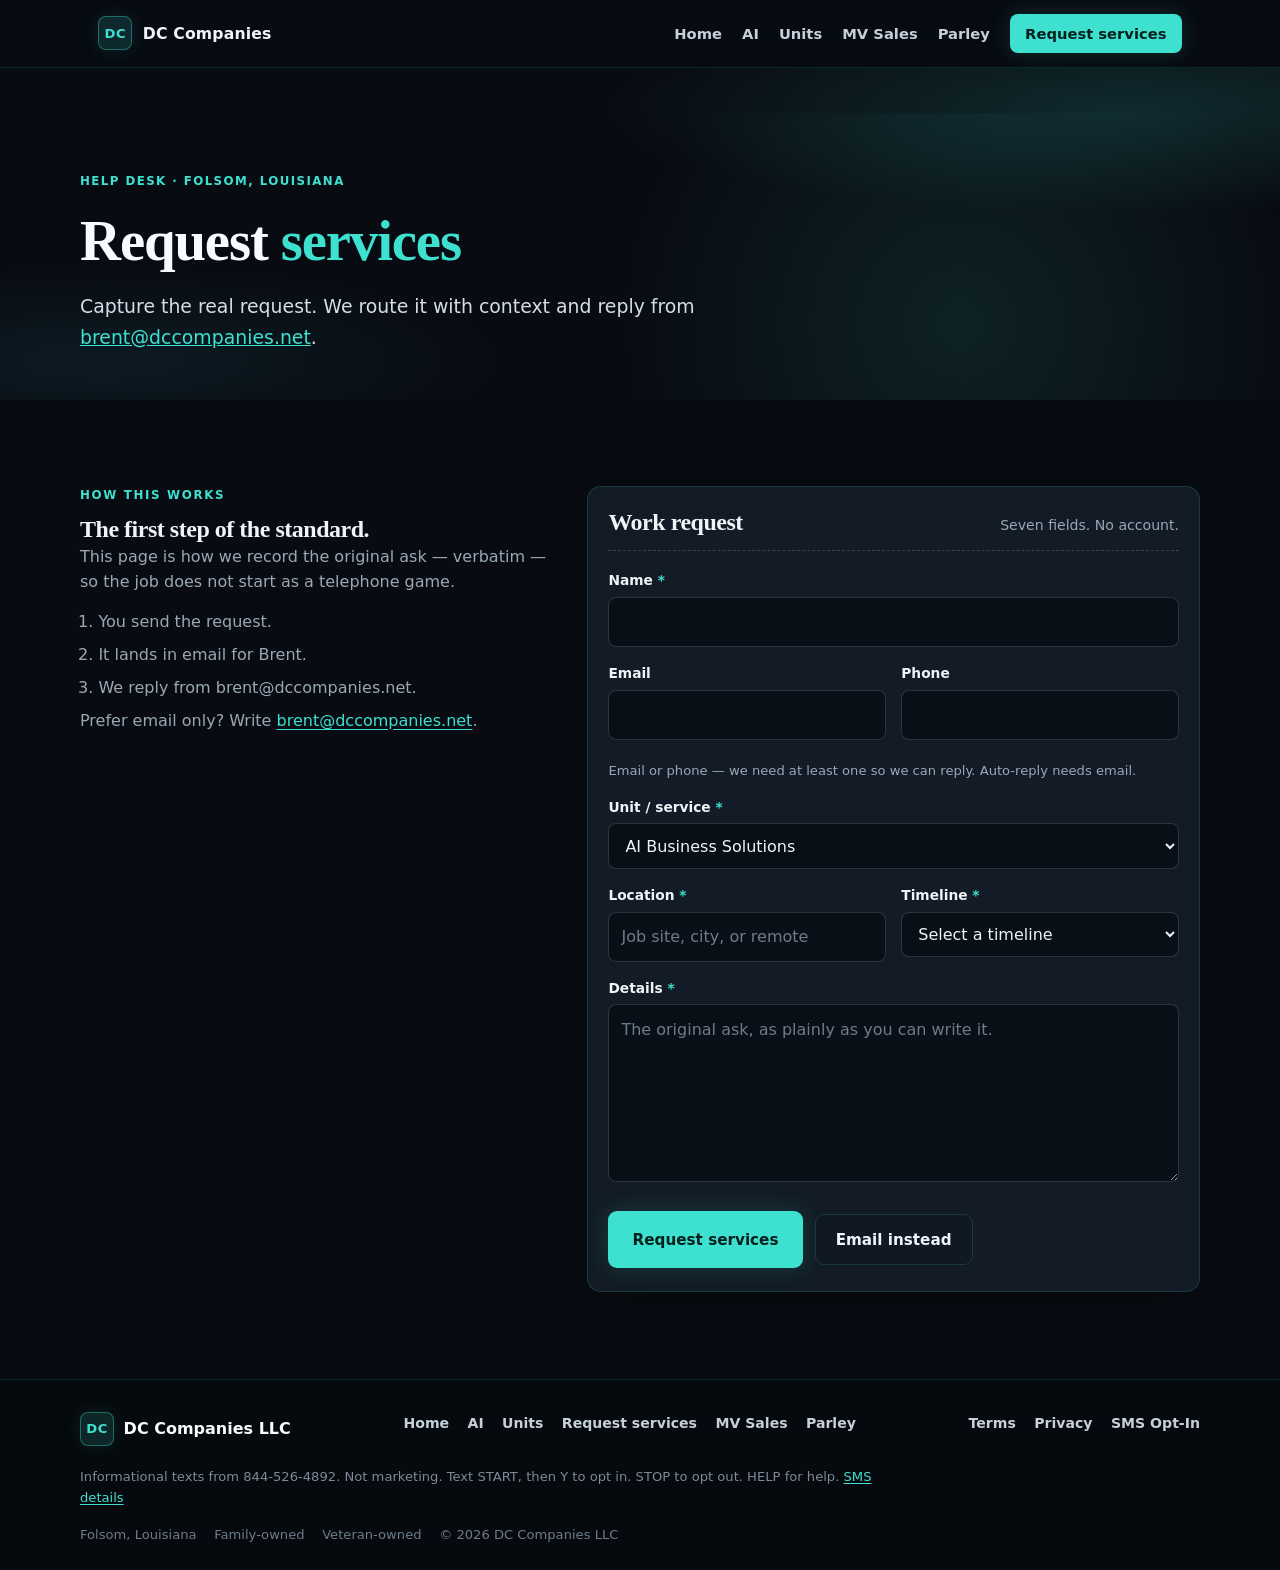
<file: request/index.html>
<!DOCTYPE html>
<html lang="en">
<head>
  <meta charset="UTF-8" />
  <meta name="viewport" content="width=device-width, initial-scale=1.0" />
  <meta name="referrer" content="origin" />
  <title>Request services — DC Companies</title>
  <meta name="description" content="Request services from DC Companies LLC. Tell us the unit, location, timeline, and the real ask. We reply from brent@dccompanies.net." />
  <meta name="theme-color" content="#080c12" />
  <link rel="stylesheet" href="/styles.css" />
  <link rel="icon" href="data:image/svg+xml,<svg xmlns='http://www.w3.org/2000/svg' viewBox='0 0 100 100'><rect width='100' height='100' rx='20' fill='%23080c12' stroke='%233ee0d0' stroke-width='6'/><text x='50' y='68' font-size='48' font-family='Georgia' font-weight='bold' text-anchor='middle' fill='%233ee0d0'>DC</text></svg>" />
</head>
<body>
  <a class="skip" href="#main">Skip to content</a>
  <header class="nav">
    <div class="nav-inner">
      <a href="/" class="brand">
        <span class="brand-mark">DC</span>
        <span class="brand-name">DC&nbsp;Companies</span>
      </a>
      <input type="checkbox" id="nav-toggle" class="nav-toggle" />
      <label for="nav-toggle" class="nav-burger" aria-label="Open menu"><span></span></label>
      <nav class="nav-links" aria-label="Primary">
        <a href="/">Home</a>
        <a href="/ai.html">AI</a>
        <a href="/#units">Units</a>
        <a href="/mv-sales.html">MV Sales</a>
        <a href="/parley.html">Parley</a>
        <a href="/request.html" class="nav-cta" aria-current="page">Request services</a>
      </nav>
    </div>
  </header>

  <main id="main">
    <section class="hero legal-hero">
      <div class="hero-inner">
        <div class="eyebrow">Help desk · Folsom, Louisiana</div>
        <h1>Request <span class="accent">services</span></h1>
        <p class="lede">
          Capture the real request. We route it with context and reply from
          <a href="mailto:brent@dccompanies.net" class="accent" style="text-decoration:underline">brent@dccompanies.net</a>.
        </p>
      </div>
    </section>

    <section class="section">
      <div class="wrap desk">
        <aside class="aside">
          <div class="kicker">How this works</div>
          <h2>The first step of the standard.</h2>
          <p>This page is how we record the original ask — verbatim — so the job does not start as a telephone game.</p>
          <ol>
            <li>You send the request.</li>
            <li>It lands in email for Brent.</li>
            <li>We reply from brent@dccompanies.net.</li>
          </ol>
          <p>Prefer email only? Write <a href="mailto:brent@dccompanies.net">brent@dccompanies.net</a>.</p>
        </aside>

        <div class="ticket">
          <div class="ticket-head">
            <h2>Work request</h2>
            <p>Seven fields. No account.</p>
          </div>
          <form id="request-form" action="https://formsubmit.co/brent@dccompanies.net" method="POST">
            <input type="hidden" name="_subject" value="Service request — DC Companies" />
            <input type="hidden" name="_next" value="https://dccompanies.net/request-thanks.html" />
            <input type="hidden" name="_template" value="table" />
            <input type="hidden" name="_url" value="https://dccompanies.net/request.html" />
            <input type="hidden" name="_autoresponse" value="We received your service request for DC Companies LLC. We will reply from brent@dccompanies.net. If you need to add detail, write that address. This is a confirmation of your request, not marketing." />
            <input type="text" name="_honey" class="hp" tabindex="-1" autocomplete="off" aria-hidden="true" />

            <div class="form-grid">
              <div>
                <label for="name">Name <span class="req" aria-hidden="true">*</span></label>
                <input id="name" name="Name" type="text" autocomplete="name" required />
              </div>

              <div class="form-grid row-2">
                <div>
                  <label for="email">Email</label>
                  <input id="email" name="email" type="email" autocomplete="email" />
                </div>
                <div>
                  <label for="phone">Phone</label>
                  <input id="phone" name="Phone" type="tel" autocomplete="tel" />
                </div>
              </div>
              <p id="contact-hint" class="hint">Email or phone — we need at least one so we can reply. Auto-reply needs email.</p>

              <div>
                <label for="unit">Unit / service <span class="req" aria-hidden="true">*</span></label>
                <select id="unit" name="Unit" required>
                  <option value="" disabled selected>Select a unit</option>
                  <option value="AI Business Solutions">AI Business Solutions</option>
                  <option value="Custom Application Development">Custom Application Development</option>
                  <option value="Project Management &amp; Project Controls">Project Management &amp; Project Controls</option>
                  <option value="Industrial Small Tool &amp; Consumable Drop Shipping">Industrial Small Tool &amp; Consumable Drop Shipping</option>
                  <option value="MV Sales">MV Sales</option>
                  <option value="Other">Other</option>
                </select>
              </div>

              <div class="form-grid row-2">
                <div>
                  <label for="location">Location <span class="req" aria-hidden="true">*</span></label>
                  <input id="location" name="Location" type="text" required placeholder="Job site, city, or remote" />
                </div>
                <div>
                  <label for="timeline">Timeline <span class="req" aria-hidden="true">*</span></label>
                  <select id="timeline" name="Timeline" required>
                    <option value="" disabled selected>Select a timeline</option>
                    <option>This week</option>
                    <option>This month</option>
                    <option>Planning ahead</option>
                  </select>
                </div>
              </div>

              <div>
                <label for="details">Details <span class="req" aria-hidden="true">*</span></label>
                <textarea id="details" name="Details" rows="6" required placeholder="The original ask, as plainly as you can write it."></textarea>
              </div>

              <div class="form-actions">
                <button type="submit" class="btn btn-primary btn-lg">Request services</button>
                <a class="btn btn-ink" href="mailto:brent@dccompanies.net">Email instead</a>
              </div>
            </div>
          </form>
        </div>
      </div>
    </section>
  </main>

  <footer class="footer">
    <div class="footer-inner">
      <div class="footer-top">
        <div class="footer-brand">
          <span class="brand-mark">DC</span>
          <span>DC Companies LLC</span>
        </div>
        <nav class="footer-nav" aria-label="Footer">
          <a href="/">Home</a>
          <a href="/ai.html">AI</a>
          <a href="/#units">Units</a>
          <a href="/request.html">Request services</a>
          <a href="/mv-sales.html">MV Sales</a>
          <a href="/parley.html">Parley</a>
        </nav>
        <nav class="footer-legal" aria-label="Legal">
          <a href="/terms.html">Terms</a>
          <a href="/privacy.html">Privacy</a>
          <a href="/sms-opt-in.html">SMS Opt-In</a>
        </nav>
      </div>
      <p class="footer-sms">
        Informational texts from 844-526-4892. Not marketing.
        Text START, then Y to opt in. STOP to opt out. HELP for help.
        <a href="/sms-opt-in.html">SMS details</a>
      </p>
      <div class="footer-meta">
        <span>Folsom, Louisiana</span>
        <span>Family-owned</span>
        <span>Veteran-owned</span>
        <span>© 2026 DC Companies LLC</span>
      </div>
    </div>
  </footer>
  <script>
    (function () {
      var form = document.getElementById("request-form");
      if (!form) return;
      var email = form.elements.email;
      var phone = form.elements.Phone;
      var unit = form.elements.Unit;
      var hint = document.getElementById("contact-hint");
      var params = new URLSearchParams(window.location.search);
      var slugs = {
        app: "Custom Application Development",
        pm: "Project Management & Project Controls",
        supply: "Industrial Small Tool & Consumable Drop Shipping",
        ai: "AI Business Solutions",
        mv: "MV Sales",
        other: "Other"
      };
      var preset = params.get("unit") || "ai";
      if (unit) {
        var mapped = slugs[preset] || preset;
        for (var i = 0; i < unit.options.length; i++) {
          if (unit.options[i].value === mapped || unit.options[i].text === mapped) {
            unit.selectedIndex = i;
            break;
          }
        }
      }
      form.addEventListener("submit", function (e) {
        var hasEmail = email.value.replace(/\s/g, "") !== "";
        var hasPhone = phone.value.replace(/\s/g, "") !== "";
        if (!hasEmail && !hasPhone) {
          e.preventDefault();
          hint.classList.add("error");
          hint.textContent = "Add an email or a phone number so we can reply.";
          email.focus();
        }
      });
    })();
  </script>
</body>
</html>
</file>
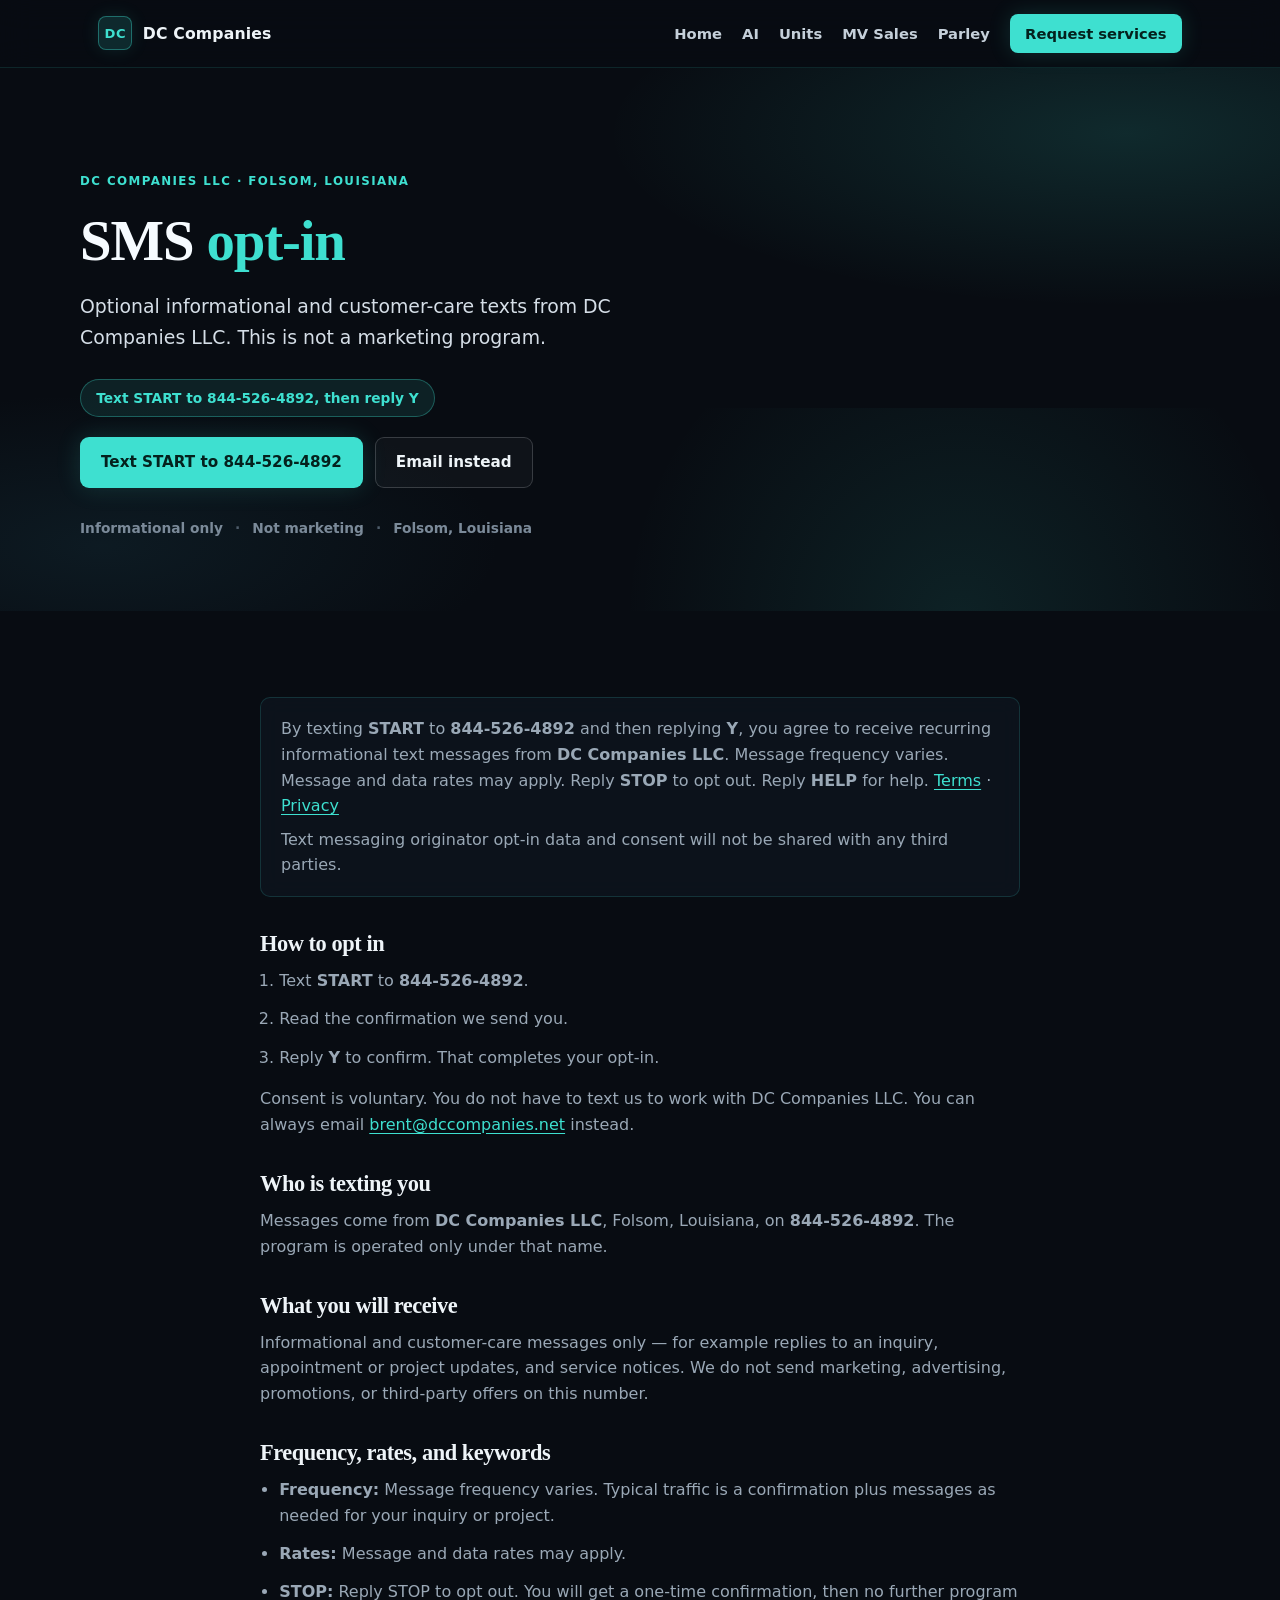
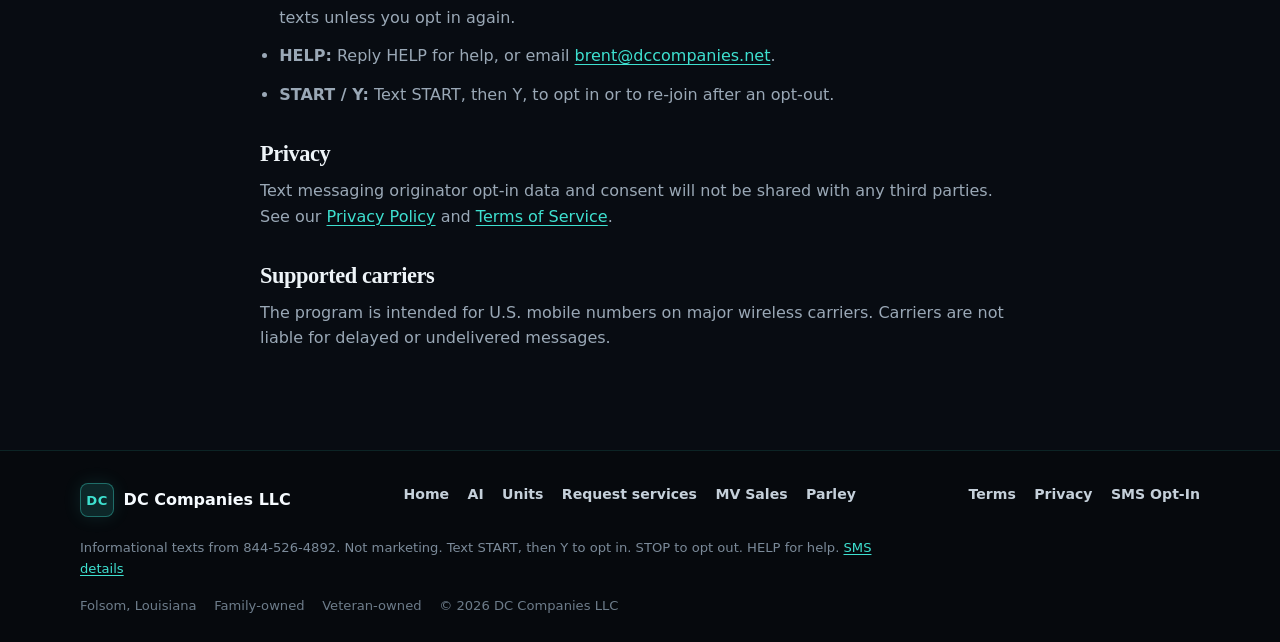
<file: sms-opt-in/index.html>
<!DOCTYPE html>
<html lang="en">
<head>
  <meta charset="UTF-8" />
  <meta name="viewport" content="width=device-width, initial-scale=1.0" />
  <title>SMS Opt-In — DC Companies LLC</title>
  <meta name="description" content="Opt in to DC Companies LLC informational texts. Text START to 844-526-4892, then reply Y. Folsom, Louisiana. Not a marketing program." />
  <meta name="theme-color" content="#080c12" />
  <link rel="stylesheet" href="/styles.css" />
  <link rel="icon" href="data:image/svg+xml,<svg xmlns='http://www.w3.org/2000/svg' viewBox='0 0 100 100'><rect width='100' height='100' rx='20' fill='%23080c12' stroke='%233ee0d0' stroke-width='6'/><text x='50' y='68' font-size='48' font-family='Georgia' font-weight='bold' text-anchor='middle' fill='%233ee0d0'>DC</text></svg>" />
</head>
<body>
  <a class="skip" href="#main">Skip to content</a>
  <header class="nav">
    <div class="nav-inner">
      <a href="/" class="brand">
        <span class="brand-mark">DC</span>
        <span class="brand-name">DC&nbsp;Companies</span>
      </a>
      <input type="checkbox" id="nav-toggle" class="nav-toggle" />
      <label for="nav-toggle" class="nav-burger" aria-label="Open menu"><span></span></label>
      <nav class="nav-links" aria-label="Primary">
        <a href="/">Home</a>
        <a href="/ai.html">AI</a>
        <a href="/#units">Units</a>
        <a href="/mv-sales.html">MV Sales</a>
        <a href="/parley.html">Parley</a>
        <a href="/request.html" class="nav-cta">Request services</a>
      </nav>
    </div>
  </header>

  <main id="main">
  <section class="hero" id="top">
    <div class="hero-inner">
      <div class="eyebrow">DC Companies LLC · Folsom, Louisiana</div>
      <h1>SMS <span class="accent">opt-in</span></h1>
      <p class="lede">
        Optional informational and customer-care texts from DC Companies LLC.
        This is not a marketing program.
      </p>
      <div class="notice">Text START to 844-526-4892, then reply Y</div>
      <div class="hero-cta">
        <a href="sms:+18445264892?body=START" class="btn btn-primary">Text START to 844-526-4892</a>
        <a href="mailto:brent@dccompanies.net" class="btn btn-ghost">Email instead</a>
      </div>
      <div class="hero-meta">
        <span>Informational only</span><i>·</i>
        <span>Not marketing</span><i>·</i>
        <span>Folsom, Louisiana</span>
      </div>
    </div>
  </section>

  <section class="section">
    <article class="legal wrap">
      <div class="callout">
        <p>
          By texting <strong>START</strong> to <strong>844-526-4892</strong> and then replying
          <strong>Y</strong>, you agree to receive recurring informational text messages from
          <strong>DC Companies LLC</strong>. Message frequency varies. Message and data rates may
          apply. Reply <strong>STOP</strong> to opt out. Reply <strong>HELP</strong> for help.
          <a href="/terms.html">Terms</a> · <a href="/privacy.html">Privacy</a>
        </p>
        <p>Text messaging originator opt-in data and consent will not be shared with any third parties.</p>
      </div>

      <h2>How to opt in</h2>
      <ol>
        <li>Text <strong>START</strong> to <strong>844-526-4892</strong>.</li>
        <li>Read the confirmation we send you.</li>
        <li>Reply <strong>Y</strong> to confirm. That completes your opt-in.</li>
      </ol>
      <p>
        Consent is voluntary. You do not have to text us to work with DC Companies LLC.
        You can always email <a href="mailto:brent@dccompanies.net">brent@dccompanies.net</a> instead.
      </p>

      <h2>Who is texting you</h2>
      <p>
        Messages come from <strong>DC Companies LLC</strong>, Folsom, Louisiana, on
        <strong>844-526-4892</strong>. The program is operated only under that name.
      </p>

      <h2>What you will receive</h2>
      <p>
        Informational and customer-care messages only — for example replies to an inquiry,
        appointment or project updates, and service notices. We do not send marketing,
        advertising, promotions, or third-party offers on this number.
      </p>

      <h2>Frequency, rates, and keywords</h2>
      <ul>
        <li><strong>Frequency:</strong> Message frequency varies. Typical traffic is a confirmation plus messages as needed for your inquiry or project.</li>
        <li><strong>Rates:</strong> Message and data rates may apply.</li>
        <li><strong>STOP:</strong> Reply STOP to opt out. You will get a one-time confirmation, then no further program texts unless you opt in again.</li>
        <li><strong>HELP:</strong> Reply HELP for help, or email <a href="mailto:brent@dccompanies.net">brent@dccompanies.net</a>.</li>
        <li><strong>START / Y:</strong> Text START, then Y, to opt in or to re-join after an opt-out.</li>
      </ul>

      <h2>Privacy</h2>
      <p>
        Text messaging originator opt-in data and consent will not be shared with any third parties.
        See our <a href="/privacy.html">Privacy Policy</a> and <a href="/terms.html">Terms of Service</a>.
      </p>

      <h2>Supported carriers</h2>
      <p>
        The program is intended for U.S. mobile numbers on major wireless carriers. Carriers are
        not liable for delayed or undelivered messages.
      </p>
    </article>
  </section>
  </main>

  <footer class="footer">
    <div class="footer-inner">
      <div class="footer-top">
        <div class="footer-brand">
          <span class="brand-mark">DC</span>
          <span>DC Companies LLC</span>
        </div>
        <nav class="footer-nav" aria-label="Footer">
          <a href="/">Home</a>
          <a href="/ai.html">AI</a>
          <a href="/#units">Units</a>
          <a href="/request.html">Request services</a>
          <a href="/mv-sales.html">MV Sales</a>
          <a href="/parley.html">Parley</a>
        </nav>
        <nav class="footer-legal" aria-label="Legal">
          <a href="/terms.html">Terms</a>
          <a href="/privacy.html">Privacy</a>
          <a href="/sms-opt-in.html">SMS Opt-In</a>
        </nav>
      </div>
      <p class="footer-sms">
        Informational texts from 844-526-4892. Not marketing.
        Text START, then Y to opt in. STOP to opt out. HELP for help.
        <a href="/sms-opt-in.html">SMS details</a>
      </p>
      <div class="footer-meta">
        <span>Folsom, Louisiana</span>
        <span>Family-owned</span>
        <span>Veteran-owned</span>
        <span>© 2026 DC Companies LLC</span>
      </div>
    </div>
  </footer>
</body>
</html>
</file>
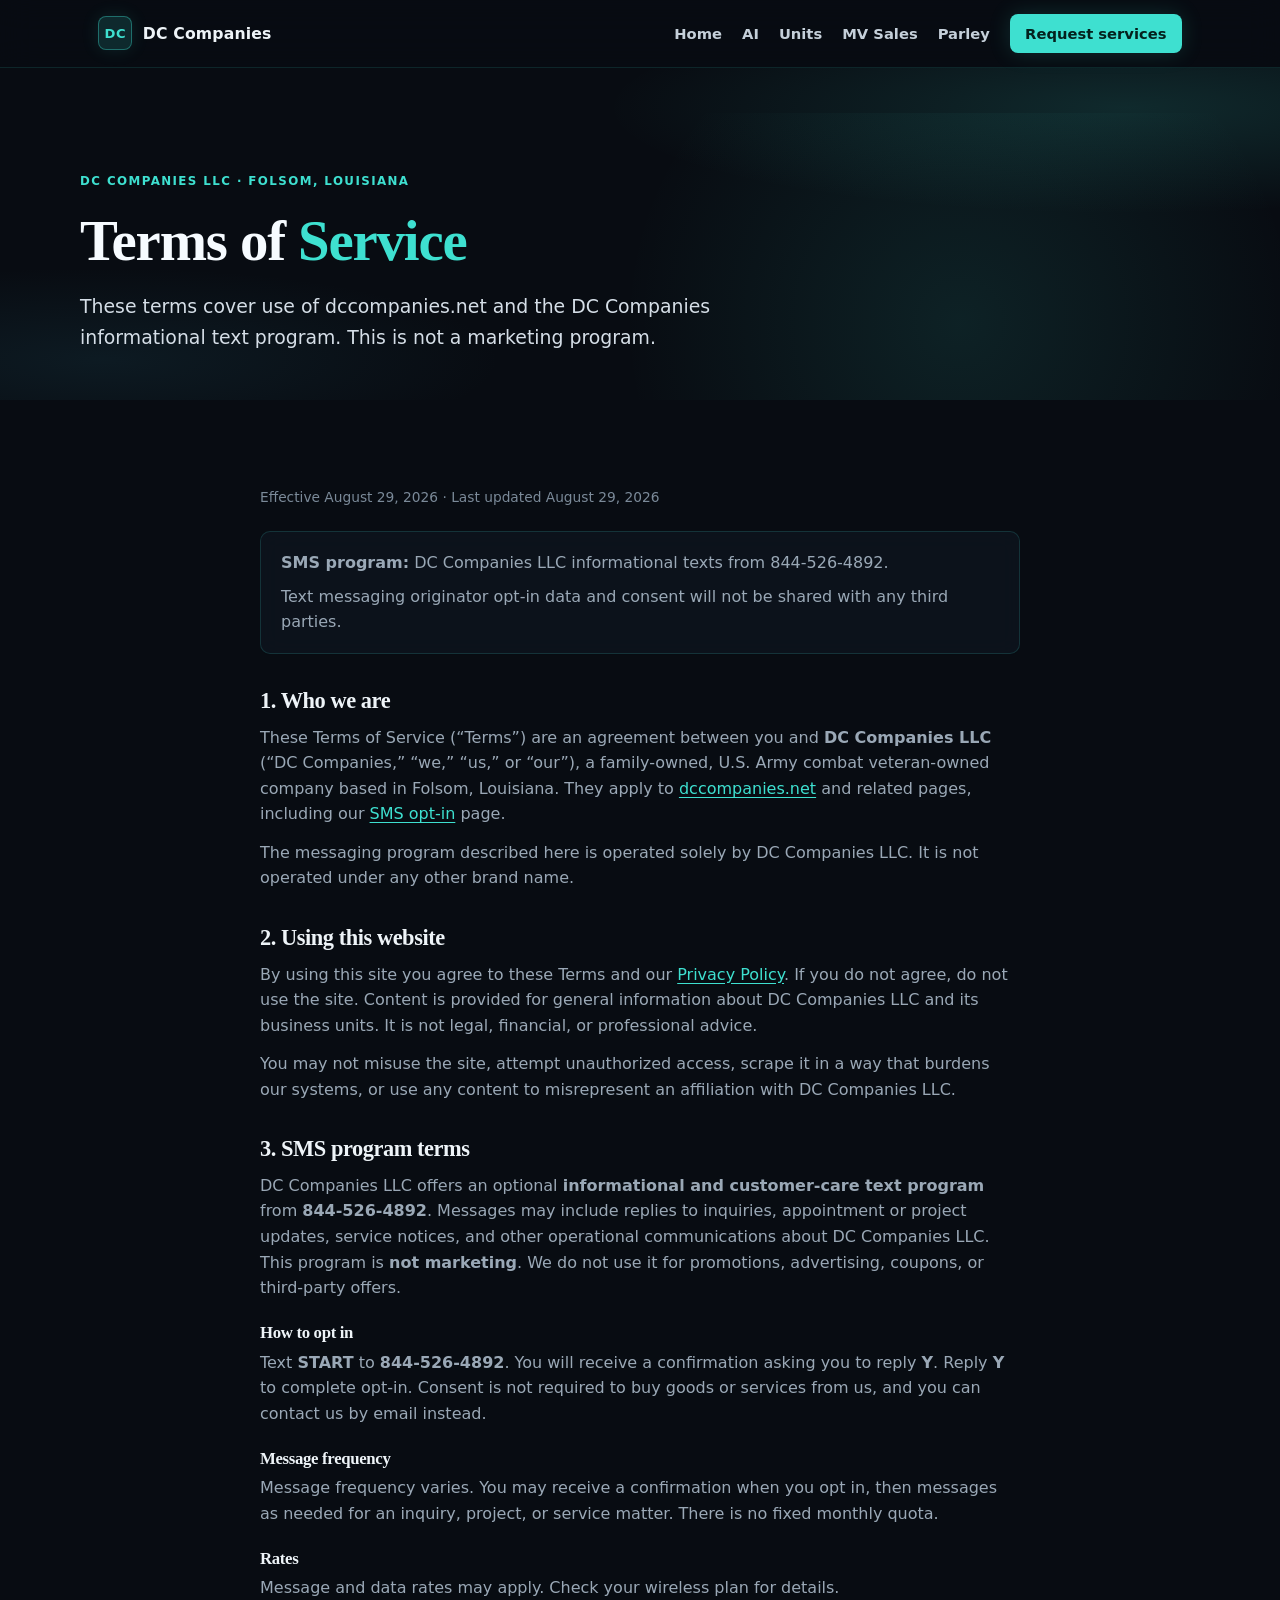
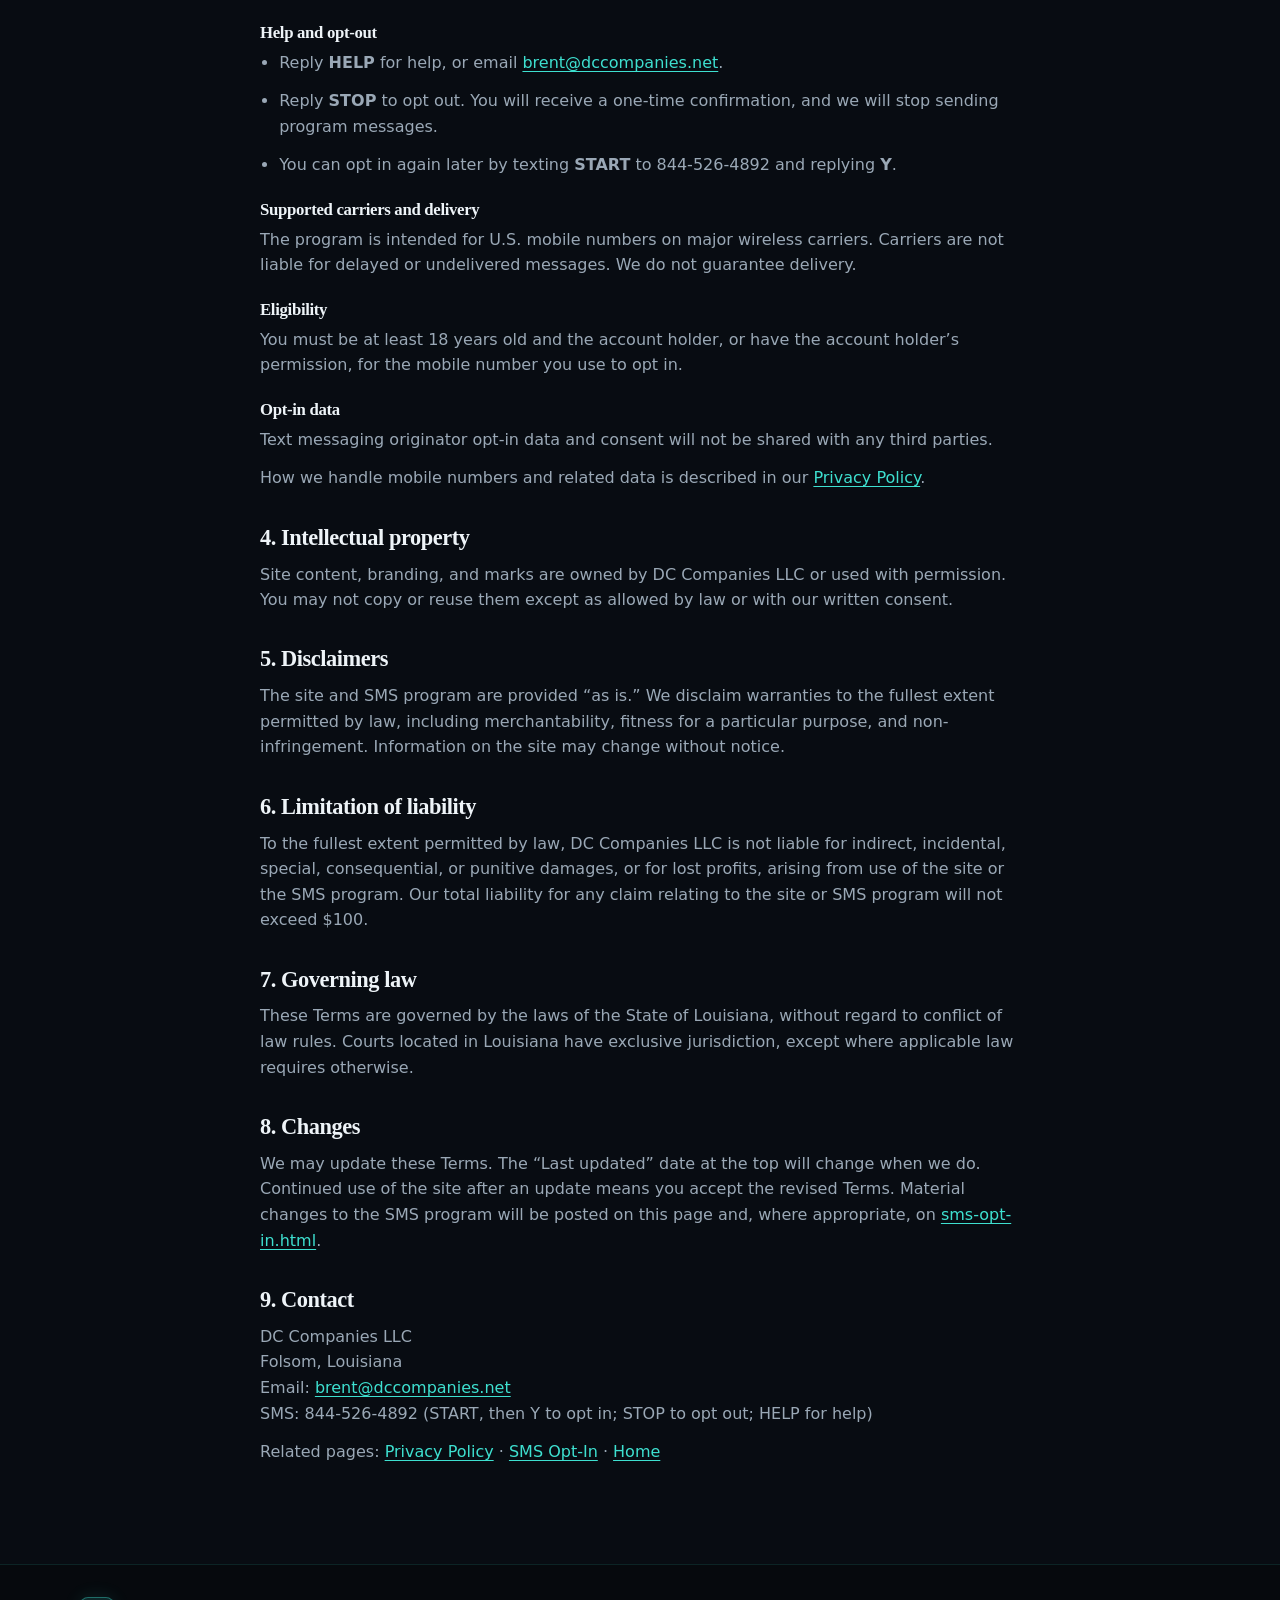
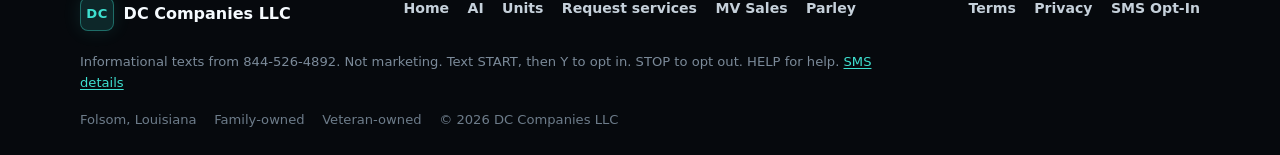
<file: terms/index.html>
<!DOCTYPE html>
<html lang="en">
<head>
  <meta charset="UTF-8" />
  <meta name="viewport" content="width=device-width, initial-scale=1.0" />
  <title>Terms of Service — DC Companies LLC</title>
  <meta name="description" content="Terms of Service for DC Companies LLC, including the informational SMS program. Folsom, Louisiana." />
  <meta name="theme-color" content="#080c12" />
  <link rel="stylesheet" href="/styles.css" />
  <link rel="icon" href="data:image/svg+xml,<svg xmlns='http://www.w3.org/2000/svg' viewBox='0 0 100 100'><rect width='100' height='100' rx='20' fill='%23080c12' stroke='%233ee0d0' stroke-width='6'/><text x='50' y='68' font-size='48' font-family='Georgia' font-weight='bold' text-anchor='middle' fill='%233ee0d0'>DC</text></svg>" />
</head>
<body>
  <a class="skip" href="#main">Skip to content</a>
  <header class="nav">
    <div class="nav-inner">
      <a href="/" class="brand">
        <span class="brand-mark">DC</span>
        <span class="brand-name">DC&nbsp;Companies</span>
      </a>
      <input type="checkbox" id="nav-toggle" class="nav-toggle" />
      <label for="nav-toggle" class="nav-burger" aria-label="Open menu"><span></span></label>
      <nav class="nav-links" aria-label="Primary">
        <a href="/">Home</a>
        <a href="/ai.html">AI</a>
        <a href="/#units">Units</a>
        <a href="/mv-sales.html">MV Sales</a>
        <a href="/parley.html">Parley</a>
        <a href="/request.html" class="nav-cta">Request services</a>
      </nav>
    </div>
  </header>

  <main id="main">
  <section class="hero legal-hero" id="top">
    <div class="hero-inner">
      <div class="eyebrow">DC Companies LLC · Folsom, Louisiana</div>
      <h1>Terms of <span class="accent">Service</span></h1>
      <p class="lede">
        These terms cover use of dccompanies.net and the DC Companies informational text program.
        This is not a marketing program.
      </p>
    </div>
  </section>

  <section class="section">
    <article class="legal wrap">
      <p class="updated">Effective August 29, 2026 · Last updated August 29, 2026</p>

      <div class="callout">
        <p><strong>SMS program:</strong> DC Companies LLC informational texts from 844-526-4892.</p>
        <p>Text messaging originator opt-in data and consent will not be shared with any third parties.</p>
      </div>

      <h2>1. Who we are</h2>
      <p>
        These Terms of Service (“Terms”) are an agreement between you and <strong>DC Companies LLC</strong>
        (“DC Companies,” “we,” “us,” or “our”), a family-owned, U.S. Army combat veteran-owned company
        based in Folsom, Louisiana. They apply to <a href="/">dccompanies.net</a> and related
        pages, including our <a href="/sms-opt-in.html">SMS opt-in</a> page.
      </p>
      <p>
        The messaging program described here is operated solely by DC Companies LLC. It is not operated
        under any other brand name.
      </p>

      <h2>2. Using this website</h2>
      <p>
        By using this site you agree to these Terms and our <a href="/privacy.html">Privacy Policy</a>.
        If you do not agree, do not use the site. Content is provided for general information about
        DC Companies LLC and its business units. It is not legal, financial, or professional advice.
      </p>
      <p>
        You may not misuse the site, attempt unauthorized access, scrape it in a way that burdens
        our systems, or use any content to misrepresent an affiliation with DC Companies LLC.
      </p>

      <h2>3. SMS program terms</h2>
      <p>
        DC Companies LLC offers an optional <strong>informational and customer-care text program</strong>
        from <strong>844-526-4892</strong>. Messages may include replies to inquiries, appointment or
        project updates, service notices, and other operational communications about DC Companies LLC.
        This program is <strong>not marketing</strong>. We do not use it for promotions, advertising,
        coupons, or third-party offers.
      </p>

      <h3>How to opt in</h3>
      <p>
        Text <strong>START</strong> to <strong>844-526-4892</strong>. You will receive a confirmation
        asking you to reply <strong>Y</strong>. Reply <strong>Y</strong> to complete opt-in. Consent
        is not required to buy goods or services from us, and you can contact us by email instead.
      </p>

      <h3>Message frequency</h3>
      <p>
        Message frequency varies. You may receive a confirmation when you opt in, then messages as
        needed for an inquiry, project, or service matter. There is no fixed monthly quota.
      </p>

      <h3>Rates</h3>
      <p>Message and data rates may apply. Check your wireless plan for details.</p>

      <h3>Help and opt-out</h3>
      <ul>
        <li>Reply <strong>HELP</strong> for help, or email <a href="mailto:brent@dccompanies.net">brent@dccompanies.net</a>.</li>
        <li>Reply <strong>STOP</strong> to opt out. You will receive a one-time confirmation, and we will stop sending program messages.</li>
        <li>You can opt in again later by texting <strong>START</strong> to 844-526-4892 and replying <strong>Y</strong>.</li>
      </ul>

      <h3>Supported carriers and delivery</h3>
      <p>
        The program is intended for U.S. mobile numbers on major wireless carriers. Carriers are not
        liable for delayed or undelivered messages. We do not guarantee delivery.
      </p>

      <h3>Eligibility</h3>
      <p>
        You must be at least 18 years old and the account holder, or have the account holder’s
        permission, for the mobile number you use to opt in.
      </p>

      <h3>Opt-in data</h3>
      <p>
        Text messaging originator opt-in data and consent will not be shared with any third parties.
      </p>
      <p>
        How we handle mobile numbers and related data is described in our
        <a href="/privacy.html">Privacy Policy</a>.
      </p>

      <h2>4. Intellectual property</h2>
      <p>
        Site content, branding, and marks are owned by DC Companies LLC or used with permission.
        You may not copy or reuse them except as allowed by law or with our written consent.
      </p>

      <h2>5. Disclaimers</h2>
      <p>
        The site and SMS program are provided “as is.” We disclaim warranties to the fullest extent
        permitted by law, including merchantability, fitness for a particular purpose, and
        non-infringement. Information on the site may change without notice.
      </p>

      <h2>6. Limitation of liability</h2>
      <p>
        To the fullest extent permitted by law, DC Companies LLC is not liable for indirect,
        incidental, special, consequential, or punitive damages, or for lost profits, arising from
        use of the site or the SMS program. Our total liability for any claim relating to the site
        or SMS program will not exceed $100.
      </p>

      <h2>7. Governing law</h2>
      <p>
        These Terms are governed by the laws of the State of Louisiana, without regard to conflict
        of law rules. Courts located in Louisiana have exclusive jurisdiction, except where
        applicable law requires otherwise.
      </p>

      <h2>8. Changes</h2>
      <p>
        We may update these Terms. The “Last updated” date at the top will change when we do.
        Continued use of the site after an update means you accept the revised Terms. Material
        changes to the SMS program will be posted on this page and, where appropriate, on
        <a href="/sms-opt-in.html">sms-opt-in.html</a>.
      </p>

      <h2>9. Contact</h2>
      <p>
        DC Companies LLC<br />
        Folsom, Louisiana<br />
        Email: <a href="mailto:brent@dccompanies.net">brent@dccompanies.net</a><br />
        SMS: 844-526-4892 (START, then Y to opt in; STOP to opt out; HELP for help)
      </p>
      <p>
        Related pages:
        <a href="/privacy.html">Privacy Policy</a> ·
        <a href="/sms-opt-in.html">SMS Opt-In</a> ·
        <a href="/">Home</a>
      </p>
    </article>
  </section>
  </main>

  <footer class="footer">
    <div class="footer-inner">
      <div class="footer-top">
        <div class="footer-brand">
          <span class="brand-mark">DC</span>
          <span>DC Companies LLC</span>
        </div>
        <nav class="footer-nav" aria-label="Footer">
          <a href="/">Home</a>
          <a href="/ai.html">AI</a>
          <a href="/#units">Units</a>
          <a href="/request.html">Request services</a>
          <a href="/mv-sales.html">MV Sales</a>
          <a href="/parley.html">Parley</a>
        </nav>
        <nav class="footer-legal" aria-label="Legal">
          <a href="/terms.html">Terms</a>
          <a href="/privacy.html">Privacy</a>
          <a href="/sms-opt-in.html">SMS Opt-In</a>
        </nav>
      </div>
      <p class="footer-sms">
        Informational texts from 844-526-4892. Not marketing.
        Text START, then Y to opt in. STOP to opt out. HELP for help.
        <a href="/sms-opt-in.html">SMS details</a>
      </p>
      <div class="footer-meta">
        <span>Folsom, Louisiana</span>
        <span>Family-owned</span>
        <span>Veteran-owned</span>
        <span>© 2026 DC Companies LLC</span>
      </div>
    </div>
  </footer>
</body>
</html>
</file>
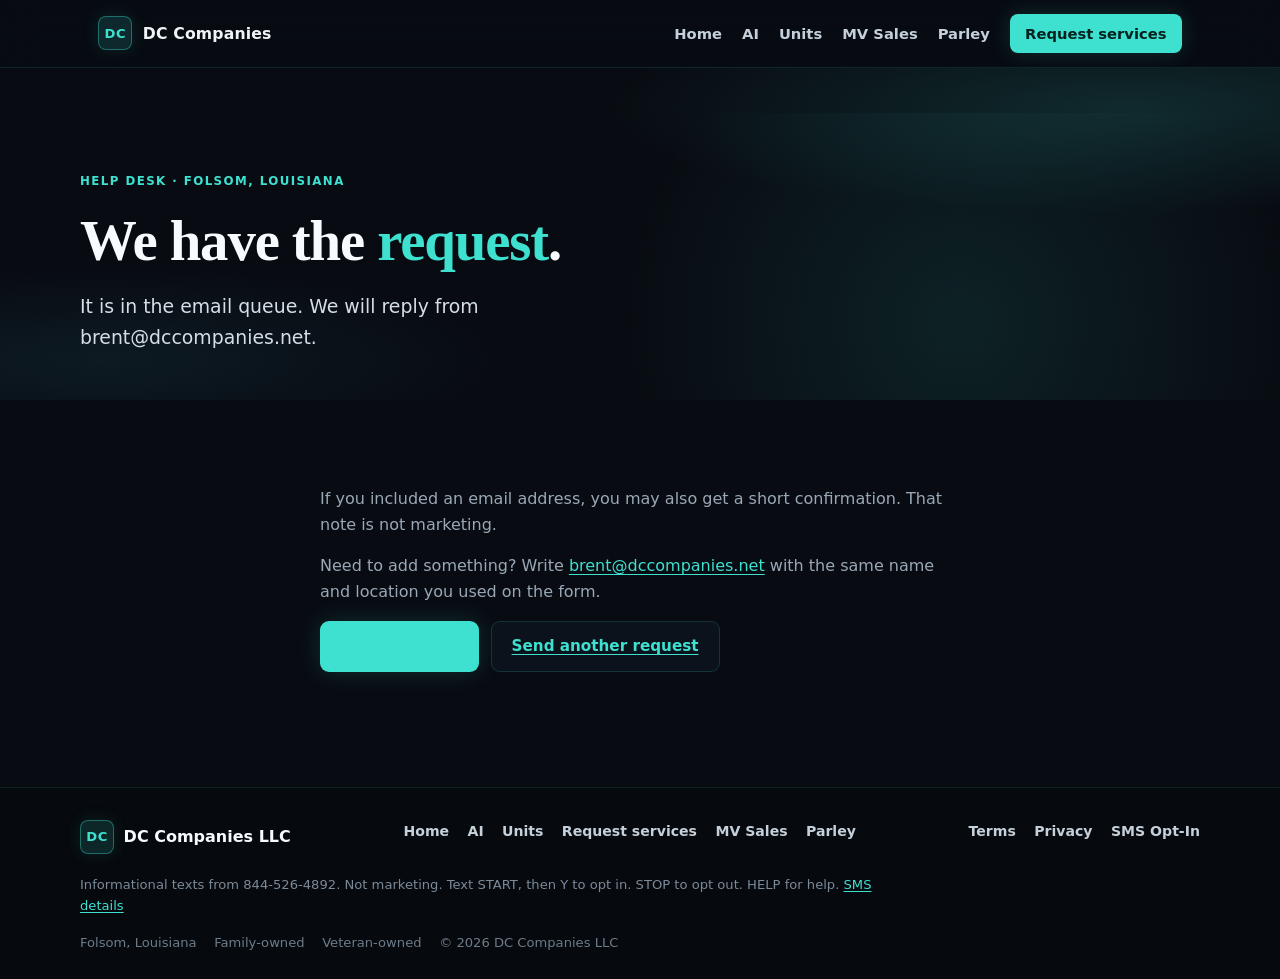
<file: request/thanks/index.html>
<!DOCTYPE html>
<html lang="en">
<head>
  <meta charset="UTF-8" />
  <meta name="viewport" content="width=device-width, initial-scale=1.0" />
  <title>Request received — DC Companies</title>
  <meta name="description" content="Your service request was sent to DC Companies LLC. We will reply from brent@dccompanies.net." />
  <meta name="theme-color" content="#080c12" />
  <meta name="robots" content="noindex" />
  <link rel="stylesheet" href="/styles.css" />
  <link rel="icon" href="data:image/svg+xml,<svg xmlns='http://www.w3.org/2000/svg' viewBox='0 0 100 100'><rect width='100' height='100' rx='20' fill='%23080c12' stroke='%233ee0d0' stroke-width='6'/><text x='50' y='68' font-size='48' font-family='Georgia' font-weight='bold' text-anchor='middle' fill='%233ee0d0'>DC</text></svg>" />
</head>
<body>
  <a class="skip" href="#main">Skip to content</a>
  <header class="nav">
    <div class="nav-inner">
      <a href="/" class="brand">
        <span class="brand-mark">DC</span>
        <span class="brand-name">DC&nbsp;Companies</span>
      </a>
      <input type="checkbox" id="nav-toggle" class="nav-toggle" />
      <label for="nav-toggle" class="nav-burger" aria-label="Open menu"><span></span></label>
      <nav class="nav-links" aria-label="Primary">
        <a href="/">Home</a>
        <a href="/ai.html">AI</a>
        <a href="/#units">Units</a>
        <a href="/mv-sales.html">MV Sales</a>
        <a href="/parley.html">Parley</a>
        <a href="/request.html" class="nav-cta">Request services</a>
      </nav>
    </div>
  </header>

  <main id="main">
    <section class="hero legal-hero">
      <div class="hero-inner">
        <div class="eyebrow">Help desk · Folsom, Louisiana</div>
        <h1>We have the <span class="accent">request</span>.</h1>
        <p class="lede">It is in the email queue. We will reply from brent@dccompanies.net.</p>
      </div>
    </section>

    <section class="section">
      <div class="wrap thanks">
        <p>If you included an email address, you may also get a short confirmation. That note is not marketing.</p>
        <p>Need to add something? Write <a href="mailto:brent@dccompanies.net">brent@dccompanies.net</a> with the same name and location you used on the form.</p>
        <div class="hero-cta">
          <a href="/" class="btn btn-primary">Back to home</a>
          <a href="/request.html" class="btn btn-ink">Send another request</a>
        </div>
      </div>
    </section>
  </main>

  <footer class="footer">
    <div class="footer-inner">
      <div class="footer-top">
        <div class="footer-brand">
          <span class="brand-mark">DC</span>
          <span>DC Companies LLC</span>
        </div>
        <nav class="footer-nav" aria-label="Footer">
          <a href="/">Home</a>
          <a href="/ai.html">AI</a>
          <a href="/#units">Units</a>
          <a href="/request.html">Request services</a>
          <a href="/mv-sales.html">MV Sales</a>
          <a href="/parley.html">Parley</a>
        </nav>
        <nav class="footer-legal" aria-label="Legal">
          <a href="/terms.html">Terms</a>
          <a href="/privacy.html">Privacy</a>
          <a href="/sms-opt-in.html">SMS Opt-In</a>
        </nav>
      </div>
      <p class="footer-sms">
        Informational texts from 844-526-4892. Not marketing.
        Text START, then Y to opt in. STOP to opt out. HELP for help.
        <a href="/sms-opt-in.html">SMS details</a>
      </p>
      <div class="footer-meta">
        <span>Folsom, Louisiana</span>
        <span>Family-owned</span>
        <span>Veteran-owned</span>
        <span>© 2026 DC Companies LLC</span>
      </div>
    </div>
  </footer>
</body>
</html>
</file>
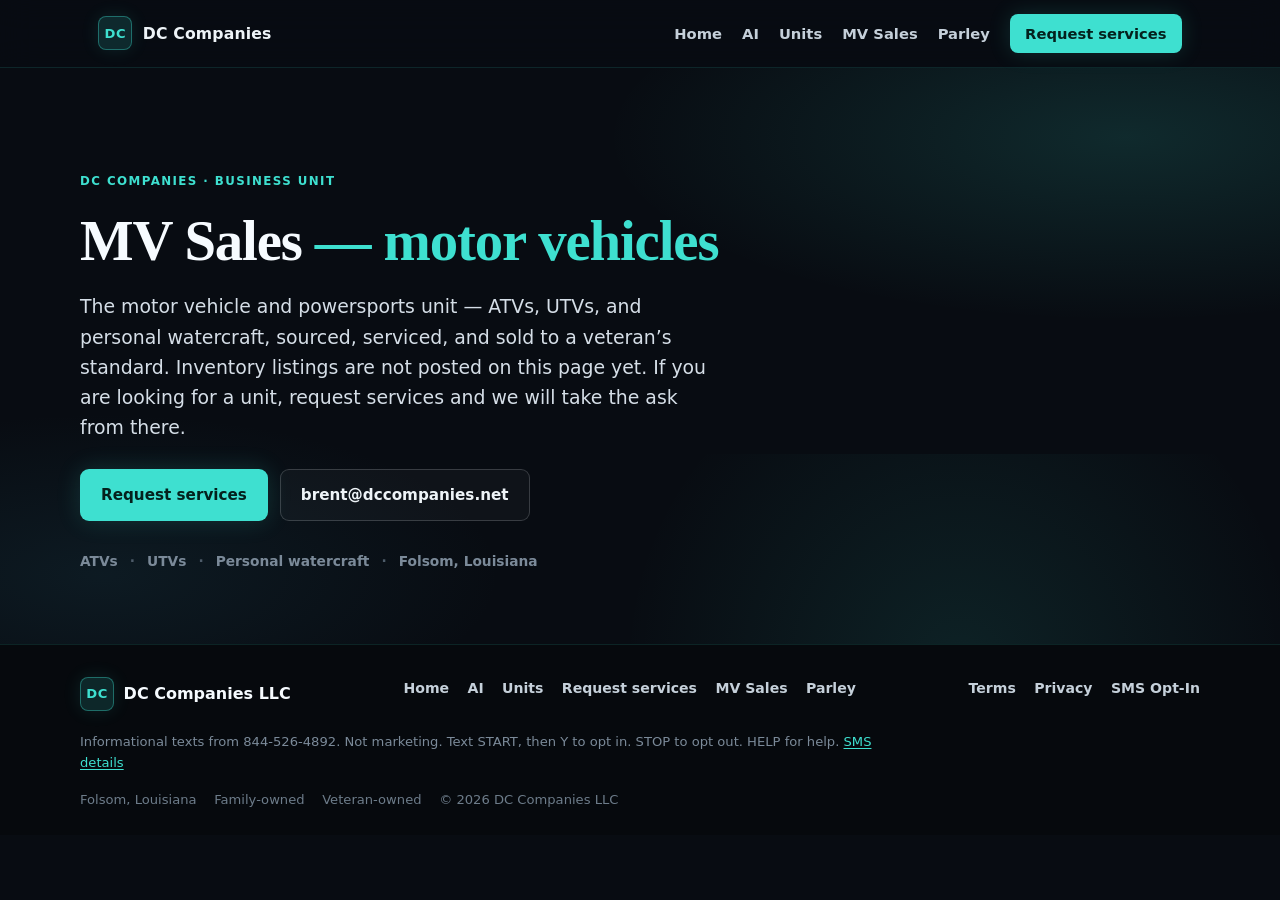
<file: mv-sales.html>
<!DOCTYPE html>
<html lang="en">
<head>
  <meta charset="UTF-8" />
  <meta name="viewport" content="width=device-width, initial-scale=1.0" />
  <title>MV Sales — Motor Vehicle Sales | DC Companies</title>
  <meta name="description" content="MV Sales is the motor vehicle and powersports unit of DC Companies LLC. ATVs, UTVs, and personal watercraft, sourced and serviced to a veteran’s standard. Folsom, Louisiana." />
  <meta name="theme-color" content="#080c12" />
  <link rel="stylesheet" href="/styles.css" />
  <link rel="icon" href="data:image/svg+xml,<svg xmlns='http://www.w3.org/2000/svg' viewBox='0 0 100 100'><rect width='100' height='100' rx='20' fill='%23080c12' stroke='%233ee0d0' stroke-width='6'/><text x='50' y='68' font-size='48' font-family='Georgia' font-weight='bold' text-anchor='middle' fill='%233ee0d0'>DC</text></svg>" />
</head>
<body>
  <a class="skip" href="#main">Skip to content</a>
  <header class="nav">
    <div class="nav-inner">
      <a href="/" class="brand">
        <span class="brand-mark">DC</span>
        <span class="brand-name">DC&nbsp;Companies</span>
      </a>
      <input type="checkbox" id="nav-toggle" class="nav-toggle" />
      <label for="nav-toggle" class="nav-burger" aria-label="Open menu"><span></span></label>
      <nav class="nav-links" aria-label="Primary">
        <a href="/">Home</a>
        <a href="/ai.html">AI</a>
        <a href="/#units">Units</a>
        <a href="/mv-sales.html">MV Sales</a>
        <a href="/parley.html">Parley</a>
        <a href="/request.html" class="nav-cta">Request services</a>
      </nav>
    </div>
  </header>

  <main id="main">
    <section class="hero" id="top">
      <div class="hero-inner">
        <div class="eyebrow">DC Companies · Business unit</div>
        <h1>MV Sales <span class="accent">— motor vehicles</span></h1>
        <p class="lede">
          The motor vehicle and powersports unit — ATVs, UTVs, and personal watercraft,
          sourced, serviced, and sold to a veteran’s standard. Inventory listings are not
          posted on this page yet. If you are looking for a unit, request services and we
          will take the ask from there.
        </p>
        <div class="hero-cta">
          <a href="/request.html?unit=mv" class="btn btn-primary">Request services</a>
          <a href="mailto:brent@dccompanies.net" class="btn btn-ghost">brent@dccompanies.net</a>
        </div>
        <div class="hero-meta">
          <span>ATVs</span><i>·</i>
          <span>UTVs</span><i>·</i>
          <span>Personal watercraft</span><i>·</i>
          <span>Folsom, Louisiana</span>
        </div>
      </div>
    </section>
  </main>

  <footer class="footer">
    <div class="footer-inner">
      <div class="footer-top">
        <div class="footer-brand">
          <span class="brand-mark">DC</span>
          <span>DC Companies LLC</span>
        </div>
        <nav class="footer-nav" aria-label="Footer">
          <a href="/">Home</a>
          <a href="/ai.html">AI</a>
          <a href="/#units">Units</a>
          <a href="/request.html">Request services</a>
          <a href="/mv-sales.html">MV Sales</a>
          <a href="/parley.html">Parley</a>
        </nav>
        <nav class="footer-legal" aria-label="Legal">
          <a href="/terms.html">Terms</a>
          <a href="/privacy.html">Privacy</a>
          <a href="/sms-opt-in.html">SMS Opt-In</a>
        </nav>
      </div>
      <p class="footer-sms">
        Informational texts from 844-526-4892. Not marketing.
        Text START, then Y to opt in. STOP to opt out. HELP for help.
        <a href="/sms-opt-in.html">SMS details</a>
      </p>
      <div class="footer-meta">
        <span>Folsom, Louisiana</span>
        <span>Family-owned</span>
        <span>Veteran-owned</span>
        <span>© 2026 DC Companies LLC</span>
      </div>
    </div>
  </footer>
</body>
</html>
</file>
<file: styles.css>
:root {
  --bg: #080c12;
  --bg-2: #0c1219;
  --bg-3: #101820;
  --ink: #eef4f8;
  --ink-2: #d5dee7;
  --mut: #9aa8b6;
  --dim: #7b8a99;
  --cyan: #3ee0d0;
  --cyan-2: #6aeadc;
  --cyan-ink: #04211d;
  --cyan-soft: rgba(62, 224, 208, 0.14);
  --cyan-glow: rgba(62, 224, 208, 0.22);
  --glass: rgba(16, 24, 34, 0.62);
  --glass-2: rgba(22, 32, 44, 0.78);
  --line: rgba(62, 224, 208, 0.16);
  --line-2: rgba(180, 198, 214, 0.14);
  --night: #080c12;
  --night-2: #101820;
  --night-line: rgba(62, 224, 208, 0.12);
  --max: 1120px;
  --radius: 14px;
}

* { margin: 0; padding: 0; box-sizing: border-box; }
html { scroll-behavior: smooth; color-scheme: dark; }
body {
  background: var(--bg);
  color: var(--ink);
  font-family: "Segoe UI", system-ui, -apple-system, sans-serif;
  line-height: 1.6;
  -webkit-font-smoothing: antialiased;
}
img, svg { display: block; max-width: 100%; }
h1, h2, h3, h4 {
  font-family: Georgia, "Iowan Old Style", "Palatino Linotype", Palatino, serif;
  line-height: 1.15;
  letter-spacing: -0.02em;
  font-weight: 600;
  color: var(--ink);
}
a { color: inherit; text-decoration: none; }
button, input, select, textarea { font: inherit; color: inherit; }
:focus-visible {
  outline: 2px solid var(--cyan);
  outline-offset: 3px;
}

.skip {
  position: absolute;
  left: 12px;
  top: -40px;
  z-index: 80;
  background: var(--cyan);
  color: var(--cyan-ink);
  padding: 0.4rem 0.75rem;
  border-radius: 6px;
  font-weight: 700;
}
.skip:focus { top: 12px; }

/* NAV */
.nav {
  position: sticky;
  top: 0;
  z-index: 50;
  background: rgba(8, 12, 18, 0.78);
  color: var(--ink);
  border-bottom: 1px solid var(--night-line);
  backdrop-filter: blur(16px);
  -webkit-backdrop-filter: blur(16px);
}
.nav-inner {
  max-width: var(--max);
  margin: 0 auto;
  padding: 0.85rem 1.15rem;
  display: flex;
  align-items: center;
  justify-content: space-between;
  gap: 1rem;
  position: relative;
}
.brand { display: flex; align-items: center; gap: 0.65rem; font-weight: 700; }
.brand-mark {
  display: grid;
  place-items: center;
  width: 34px;
  height: 34px;
  border-radius: 8px;
  background: var(--cyan-soft);
  border: 1px solid rgba(62, 224, 208, 0.38);
  color: var(--cyan);
  font-size: 0.82rem;
  letter-spacing: 0.04em;
  box-shadow: 0 0 18px rgba(62, 224, 208, 0.12);
}
.brand-name { font-size: 0.98rem; letter-spacing: 0.01em; }
.nav-toggle { position: absolute; opacity: 0; width: 1px; height: 1px; }
.nav-burger {
  width: 42px;
  height: 42px;
  display: none;
  place-items: center;
  border: 1px solid var(--night-line);
  border-radius: 8px;
  cursor: pointer;
  background: var(--glass);
}
.nav-burger span,
.nav-burger span:before,
.nav-burger span:after {
  display: block;
  width: 18px;
  height: 2px;
  background: var(--ink);
  position: relative;
}
.nav-burger span:before,
.nav-burger span:after {
  content: "";
  position: absolute;
  left: 0;
}
.nav-burger span:before { top: -6px; }
.nav-burger span:after { top: 6px; }
.nav-links {
  display: flex;
  align-items: center;
  gap: 1.25rem;
  font-size: 0.92rem;
  font-weight: 600;
}
.nav-links a { color: #c5d0da; }
.nav-links a:hover,
.nav-links a[aria-current="page"] { color: #fff; }
.nav-cta {
  background: var(--cyan);
  color: var(--cyan-ink) !important;
  padding: 0.5rem 0.95rem;
  border-radius: 8px;
  box-shadow: 0 0 22px rgba(62, 224, 208, 0.16);
}
.nav-cta:hover { background: var(--cyan-2); }

@media (max-width: 820px) {
  .nav-burger { display: grid; }
  .nav-links {
    display: none;
    position: absolute;
    left: 0;
    right: 0;
    top: 100%;
    flex-direction: column;
    align-items: stretch;
    gap: 0;
    background: rgba(12, 18, 25, 0.96);
    border-bottom: 1px solid var(--night-line);
    padding: 0.4rem 1.15rem 1rem;
    backdrop-filter: blur(16px);
  }
  .nav-links a { padding: 0.75rem 0; border-bottom: 1px solid var(--night-line); }
  .nav-cta { text-align: center; margin-top: 0.6rem; }
  .nav-toggle:checked ~ .nav-links { display: flex; }
}

/* HERO */
.hero {
  background:
    radial-gradient(ellipse 70% 55% at 88% 12%, rgba(62, 224, 208, 0.14), transparent 58%),
    radial-gradient(ellipse 50% 45% at 8% 88%, rgba(36, 92, 110, 0.18), transparent 62%),
    var(--bg);
  color: var(--ink);
  padding: clamp(3rem, 8vw, 6.2rem) 1.15rem clamp(2.6rem, 6vw, 4.5rem);
  position: relative;
  overflow: hidden;
}
.hero:after {
  content: "";
  position: absolute;
  inset: auto -10% -40% 40%;
  height: 420px;
  background: radial-gradient(circle, rgba(62, 224, 208, 0.1), transparent 68%);
  pointer-events: none;
}
.hero-inner { max-width: var(--max); margin: 0 auto; position: relative; z-index: 1; }
.hero-home { max-width: 780px; }
.eyebrow {
  display: inline-block;
  font-size: 0.74rem;
  font-weight: 700;
  letter-spacing: 0.12em;
  text-transform: uppercase;
  color: var(--cyan);
  margin-bottom: 1.1rem;
}
.hero h1 {
  font-size: clamp(2rem, 6vw, 3.55rem);
  margin-bottom: 1.1rem;
  color: #f6fbff;
}
.accent { color: var(--cyan); }
.lede {
  max-width: 640px;
  color: var(--ink-2);
  font-size: clamp(1.02rem, 2vw, 1.18rem);
  font-weight: 400;
  margin-bottom: 1.7rem;
}
.hero-cta { display: flex; flex-wrap: wrap; gap: 0.75rem; margin-bottom: 1.8rem; }
.hero-meta {
  display: flex;
  flex-wrap: wrap;
  gap: 0.45rem 0.75rem;
  color: var(--dim);
  font-size: 0.86rem;
  font-weight: 600;
}
.hero-meta i { font-style: normal; color: #4e5c6a; }
.legal-hero { padding-bottom: clamp(2rem, 5vw, 3rem); }
.legal-hero .lede { margin-bottom: 0; }

/* BUTTONS */
.btn {
  display: inline-flex;
  align-items: center;
  justify-content: center;
  gap: 0.45rem;
  padding: 0.78rem 1.25rem;
  border-radius: 9px;
  font-weight: 700;
  font-size: 0.95rem;
  border: 1px solid transparent;
  cursor: pointer;
  transition: background 0.15s, transform 0.15s, border-color 0.15s, box-shadow 0.15s;
}
.btn-primary {
  background: var(--cyan);
  color: var(--cyan-ink);
  box-shadow: 0 0 24px rgba(62, 224, 208, 0.16);
}
.btn-primary:hover { background: var(--cyan-2); }
.btn-ghost {
  border-color: rgba(238, 244, 248, 0.18);
  color: var(--ink);
  background: rgba(255, 255, 255, 0.03);
}
.btn-ghost:hover { border-color: var(--cyan); color: #fff; }
.btn-ink {
  border-color: var(--line);
  color: var(--ink);
  background: var(--glass);
}
.btn-ink:hover { border-color: var(--cyan); color: var(--cyan); }
.btn-lg { padding: 0.95rem 1.45rem; }

/* SECTIONS */
.section { padding: clamp(3rem, 7vw, 5.4rem) 1.15rem; }
.wrap { max-width: var(--max); margin: 0 auto; }
.section-head { max-width: 680px; margin-bottom: 2.2rem; }
.section-head.center { margin-left: auto; margin-right: auto; text-align: center; }
.kicker {
  font-size: 0.74rem;
  font-weight: 800;
  letter-spacing: 0.14em;
  text-transform: uppercase;
  color: var(--cyan);
  margin-bottom: 0.7rem;
}
.section-head h2, .block h2 {
  font-size: clamp(1.6rem, 4vw, 2.35rem);
  margin-bottom: 0.75rem;
}
.sub { color: var(--mut); font-size: 1.05rem; }
.band {
  background: var(--bg-2);
  border-block: 1px solid var(--line-2);
}
.night-band {
  background:
    radial-gradient(ellipse 60% 80% at 100% 0%, rgba(62, 224, 208, 0.08), transparent 55%),
    var(--bg-3);
  color: var(--ink);
}
.night-band .sub, .night-band .step p { color: var(--ink-2); }
.night-band .kicker { color: var(--cyan); }

/* UNITS */
.units {
  display: grid;
  grid-template-columns: 1fr;
  gap: 0.9rem;
}
@media (min-width: 720px) {
  .units { grid-template-columns: 1fr 1fr; }
  .unit-featured { grid-column: 1 / -1; }
}
@media (min-width: 1000px) {
  .units { grid-template-columns: repeat(4, 1fr); }
  .unit-featured { grid-column: span 4; }
  .units-5 .unit-featured { grid-column: span 4; }
}
.unit {
  background: var(--glass);
  border: 1px solid var(--line-2);
  border-radius: var(--radius);
  padding: 1.35rem 1.35rem 1.2rem;
  display: flex;
  flex-direction: column;
  min-height: 100%;
  backdrop-filter: blur(14px);
  -webkit-backdrop-filter: blur(14px);
  box-shadow: 0 16px 40px -28px rgba(0, 0, 0, 0.7);
}
.unit:hover {
  border-color: rgba(62, 224, 208, 0.42);
  box-shadow: 0 0 0 1px rgba(62, 224, 208, 0.08), 0 18px 40px -26px rgba(0, 0, 0, 0.8);
}
.unit-featured {
  background: linear-gradient(180deg, rgba(62, 224, 208, 0.07), rgba(16, 24, 34, 0.55));
  border-color: rgba(62, 224, 208, 0.28);
}
.unit-n {
  font-size: 0.75rem;
  font-weight: 800;
  letter-spacing: 0.08em;
  color: var(--cyan);
  margin-bottom: 0.7rem;
}
.unit h3 { font-size: 1.18rem; margin-bottom: 0.5rem; }
.unit p { color: var(--mut); font-size: 0.95rem; margin-bottom: 1rem; flex: 1; }
.unit-featured > p { max-width: 46rem; }
.unit-link {
  font-size: 0.88rem;
  font-weight: 700;
  color: var(--cyan);
}
.unit-link:hover { text-decoration: underline; text-underline-offset: 3px; }
.unit-links {
  display: flex;
  flex-wrap: wrap;
  gap: 0.85rem 1.25rem;
  margin-top: 0.25rem;
}
.svc-list {
  list-style: none;
  display: grid;
  gap: 0.55rem 1.25rem;
  margin: 0 0 1.15rem;
}
@media (min-width: 800px) {
  .svc-list { grid-template-columns: 1fr 1fr; }
}
.svc-list li {
  color: var(--ink-2);
  font-size: 0.93rem;
  padding-left: 0.85rem;
  border-left: 2px solid rgba(62, 224, 208, 0.35);
}
.svc-list strong { color: var(--ink); font-weight: 700; }

/* AI SERVICE MENU */
.ai-services {
  display: grid;
  grid-template-columns: 1fr;
  gap: 0.9rem;
}
@media (min-width: 720px) {
  .ai-services { grid-template-columns: 1fr 1fr; }
}
@media (min-width: 1000px) {
  .ai-services { grid-template-columns: repeat(12, 1fr); }
  .ai-services .unit:nth-child(-n+3) { grid-column: span 4; }
  .ai-services .unit:nth-child(n+4):nth-child(-n+5) { grid-column: span 6; }
  .ai-services .unit:nth-child(n+6) { grid-column: span 6; }
}

/* STEPS */
.steps {
  display: grid;
  grid-template-columns: 1fr;
  gap: 1rem;
}
@media (min-width: 760px) { .steps { grid-template-columns: 1fr 1fr; } }
@media (min-width: 1000px) { .steps { grid-template-columns: repeat(4, 1fr); } }
.step {
  padding: 1.15rem 0 0.4rem 1rem;
  border-left: 2px solid var(--cyan);
}
.night-band .step { border-left-color: var(--cyan); }
.step-n {
  display: block;
  font-size: 0.78rem;
  font-weight: 800;
  letter-spacing: 0.1em;
  color: var(--cyan);
  margin-bottom: 0.55rem;
}
.night-band .step-n { color: var(--cyan); }
.step h3 { font-size: 1.08rem; margin-bottom: 0.45rem; }
.step p { color: var(--mut); font-size: 0.94rem; }
.desk-call {
  margin-top: 2rem;
  padding: 1.25rem 1.35rem;
  border: 1px solid var(--line);
  border-radius: var(--radius);
  display: flex;
  flex-wrap: wrap;
  gap: 1rem;
  align-items: center;
  justify-content: space-between;
  background: var(--glass);
  backdrop-filter: blur(12px);
}
.desk-call p { color: var(--ink-2); max-width: 46rem; }

/* ABOUT */
.about {
  display: grid;
  gap: 2rem;
}
@media (min-width: 800px) {
  .about { grid-template-columns: 1.3fr 0.9fr; align-items: start; }
}
.about-text p { color: var(--mut); margin-bottom: 1rem; }
.stats { display: grid; grid-template-columns: 1fr 1fr; gap: 0.75rem; }
.stat {
  background: var(--glass);
  border: 1px solid var(--line-2);
  border-radius: 10px;
  padding: 1.1rem 1rem;
  backdrop-filter: blur(10px);
}
.stat-n {
  font-family: Georgia, "Iowan Old Style", Palatino, serif;
  font-size: 1.25rem;
  color: var(--cyan);
  margin-bottom: 0.2rem;
}
.stat-l { font-size: 0.84rem; color: var(--mut); font-weight: 600; }

/* CONTACT / SMS */
.contact { text-align: center; }
.contact .section-head { margin-left: auto; margin-right: auto; }
.sms, .contact-sms {
  margin-top: 1.5rem;
  color: var(--mut);
  font-size: 0.92rem;
  line-height: 1.65;
  max-width: 40rem;
  margin-left: auto;
  margin-right: auto;
}
.sms a, .contact-sms a, .legal a {
  color: var(--cyan);
  text-decoration: underline;
  text-underline-offset: 3px;
}
.night-band .sms, .night-band .contact-sms { color: var(--ink-2); }
.night-band .sms a, .night-band .contact-sms a { color: var(--cyan); }

/* FORM / HELP DESK */
.desk {
  display: grid;
  gap: 1.75rem;
}
@media (min-width: 880px) {
  .desk { grid-template-columns: 0.9fr 1.15fr; align-items: start; }
}
.ticket {
  background: var(--glass-2);
  border: 1px solid var(--line);
  border-radius: var(--radius);
  padding: 1.35rem 1.25rem 1.45rem;
  box-shadow: 0 18px 44px -26px rgba(0, 0, 0, 0.8);
  backdrop-filter: blur(16px);
}
.ticket-head {
  display: flex;
  justify-content: space-between;
  gap: 0.75rem;
  align-items: baseline;
  border-bottom: 1px dashed rgba(180, 198, 214, 0.22);
  padding-bottom: 0.85rem;
  margin-bottom: 1.15rem;
}
.ticket-head p { color: var(--mut); font-size: 0.88rem; }
.form-grid {
  display: grid;
  gap: 0.95rem;
}
@media (min-width: 640px) {
  .row-2 { grid-template-columns: 1fr 1fr; }
}
label { display: block; font-size: 0.86rem; font-weight: 700; margin-bottom: 0.35rem; }
.req { color: var(--cyan); }
input[type="text"],
input[type="email"],
input[type="tel"],
select,
textarea {
  width: 100%;
  background: rgba(8, 12, 18, 0.72);
  border: 1px solid rgba(180, 198, 214, 0.2);
  border-radius: 8px;
  padding: 0.7rem 0.75rem;
  color: var(--ink);
}
input::placeholder,
textarea::placeholder { color: #6d7c8a; }
input:hover, select:hover, textarea:hover { border-color: rgba(62, 224, 208, 0.35); }
input:focus, select:focus, textarea:focus {
  outline: none;
  border-color: var(--cyan);
  box-shadow: 0 0 0 3px rgba(62, 224, 208, 0.14);
}
option { background: #101820; color: var(--ink); }
.hint { color: var(--mut); font-size: 0.82rem; font-weight: 500; margin-top: 0.3rem; }
.hint.error { color: #ff8e7a; font-weight: 700; }
.form-actions { display: flex; flex-wrap: wrap; gap: 0.75rem; align-items: center; margin-top: 0.4rem; }
.hp {
  position: absolute;
  left: -9999px;
  width: 1px;
  height: 1px;
  overflow: hidden;
}
.aside p { color: var(--mut); margin-bottom: 0.9rem; }
.aside ol { padding-left: 1.15rem; color: var(--mut); }
.aside li { margin-bottom: 0.45rem; }
.aside a { color: var(--cyan); text-decoration: underline; text-underline-offset: 3px; }

/* LEGAL */
.legal { max-width: 760px; }
.legal h2 { font-size: clamp(1.2rem, 2.4vw, 1.4rem); margin: 2.1rem 0 0.7rem; }
.legal h3 { font-size: 1.05rem; margin: 1.4rem 0 0.45rem; }
.legal p, .legal li { color: var(--mut); margin-bottom: 0.8rem; }
.legal ul, .legal ol { padding-left: 1.2rem; margin-bottom: 1rem; }
.legal .updated { color: var(--dim); font-size: 0.86rem; margin-bottom: 1.4rem; }
.callout {
  background: var(--glass);
  border: 1px solid var(--line);
  border-radius: 10px;
  padding: 1.15rem 1.25rem;
  margin: 0 0 1.6rem;
  backdrop-filter: blur(10px);
}
.callout p { margin-bottom: 0.5rem; }
.callout p:last-child { margin-bottom: 0; }
.notice {
  display: inline-block;
  margin: 0 0 1.2rem;
  font-size: 0.86rem;
  font-weight: 700;
  color: var(--cyan);
  border: 1px solid rgba(62, 224, 208, 0.32);
  background: var(--cyan-soft);
  border-radius: 999px;
  padding: 0.45rem 0.95rem;
}
.hero .notice {
  background: rgba(62, 224, 208, 0.1);
  border-color: rgba(62, 224, 208, 0.32);
  color: var(--cyan);
}

/* THANKS */
.thanks { max-width: 640px; }
.thanks p { color: var(--mut); margin-bottom: 1rem; }
.thanks a { color: var(--cyan); text-decoration: underline; text-underline-offset: 3px; }

/* FOOTER */
.footer {
  background: #06090d;
  color: var(--ink-2);
  padding: 2rem 1.15rem 1.6rem;
  border-top: 1px solid var(--night-line);
}
.footer-inner { max-width: var(--max); margin: 0 auto; }
.footer-top {
  display: flex;
  flex-wrap: wrap;
  justify-content: space-between;
  gap: 1.25rem 2rem;
  margin-bottom: 1.25rem;
}
.footer-brand { display: flex; align-items: center; gap: 0.6rem; color: #f6fbff; font-weight: 700; }
.footer-nav, .footer-legal {
  display: flex;
  flex-wrap: wrap;
  gap: 0.7rem 1.15rem;
  font-size: 0.88rem;
  font-weight: 600;
}
.footer a { color: #c5d0da; }
.footer a:hover { color: var(--cyan); }
.footer-sms {
  font-size: 0.82rem;
  line-height: 1.6;
  color: var(--dim);
  max-width: 52rem;
  margin-bottom: 1rem;
}
.footer-sms a { color: var(--cyan); text-decoration: underline; text-underline-offset: 2px; }
.footer-meta {
  display: flex;
  flex-wrap: wrap;
  gap: 0.55rem 1.1rem;
  color: #6d7c8a;
  font-size: 0.82rem;
}

/* PARLEY */
.not-list {
  list-style: none;
  display: grid;
  gap: 0.7rem;
  max-width: 40rem;
}
.not-list li {
  padding: 0.85rem 1.05rem;
  background: var(--glass);
  border: 1px solid var(--line-2);
  border-left: 2px solid var(--cyan);
  border-radius: 10px;
  color: var(--ink-2);
  font-weight: 600;
  font-size: 0.98rem;
  backdrop-filter: blur(10px);
}
.price-box {
  background: var(--glass-2);
  border: 1px solid var(--line);
  border-radius: var(--radius);
  padding: 1.55rem 1.45rem 1.5rem;
  max-width: 34rem;
  box-shadow: 0 18px 44px -26px rgba(0, 0, 0, 0.8);
  backdrop-filter: blur(14px);
}
.price-sku {
  font-size: 0.74rem;
  font-weight: 800;
  letter-spacing: 0.12em;
  text-transform: uppercase;
  color: var(--cyan);
  margin-bottom: 0.45rem;
}
.price-amount {
  font-family: Georgia, "Iowan Old Style", Palatino, serif;
  font-size: clamp(2.1rem, 5vw, 2.85rem);
  color: var(--ink);
  letter-spacing: -0.03em;
  line-height: 1;
  margin-bottom: 0.85rem;
}
.price-amount span {
  font-family: "Segoe UI", system-ui, sans-serif;
  font-size: 1rem;
  font-weight: 700;
  color: var(--mut);
  letter-spacing: 0;
}
.price-note {
  color: var(--mut);
  margin-bottom: 1.25rem;
}

@media (prefers-reduced-motion: reduce) {
  html { scroll-behavior: auto; }
  * { transition: none !important; }
}
</file>
